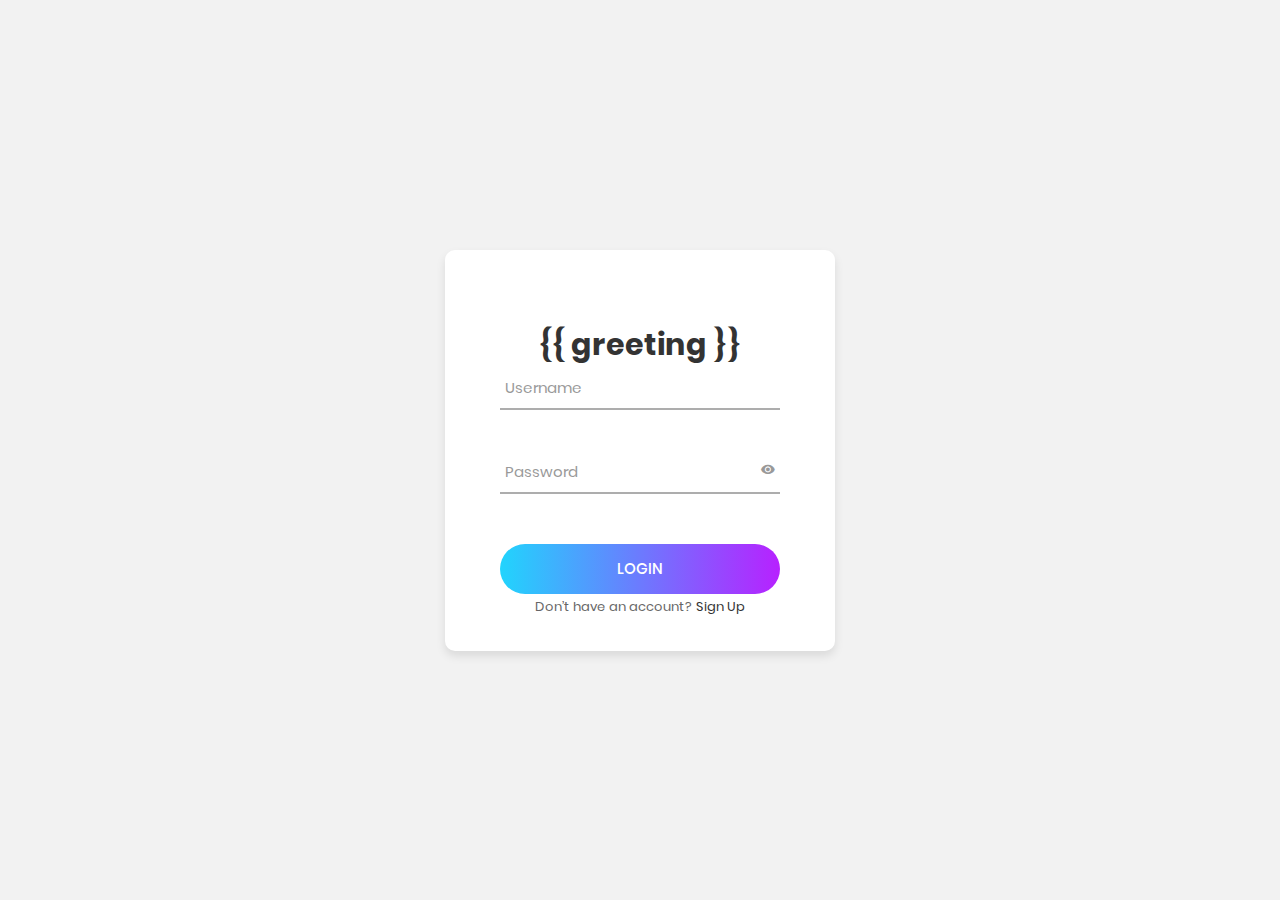
<file: templates/index.html>
<!DOCTYPE html>
<html lang="en">
<head>
	<title>Login</title>
	<meta charset="UTF-8">
	<meta name="viewport" content="width=device-width, initial-scale=1">	
	<link rel="icon" type="image/png" href="../static/images/icons/favicon.ico" />
	<link rel="stylesheet" type="text/css" href="../static/vendor/bootstrap/css/bootstrap.min.css">
	<link rel="stylesheet" type="text/css" href="../static/fonts/font-awesome-4.7.0/css/font-awesome.min.css">
	<link rel="stylesheet" type="text/css" href="../static/fonts/iconic/css/material-design-iconic-font.min.css">
	<link rel="stylesheet" type="text/css" href="../static/vendor/animate/animate.css">	
	<link rel="stylesheet" type="text/css" href="../static/vendor/css-hamburgers/hamburgers.min.css">
	<link rel="stylesheet" type="text/css" href="../static/vendor/animsition/css/animsition.min.css">
	<link rel="stylesheet" type="text/css" href="../static/vendor/select2/select2.min.css">	
	<link rel="stylesheet" type="text/css" href="../static/vendor/daterangepicker/daterangepicker.css">
	<link rel="stylesheet" type="text/css" href="">
	<link rel="stylesheet" type="text/css" href="../static/css/main.css">
</head>
<body>
	
	<div class="limiter">
		<div class="container-login100">
			<div class="wrap-login100">
				<form class="login100-form validate-form" action="/" method="POST">
					<span class="login100-form-title p-b-26">
						{{ greeting }}
					</span>

					<div class="wrap-input100 validate-input">
						<input class="input100" type="text" name="username">
						<span class="focus-input100" data-placeholder="Username"></span>
					</div>

					<div class="wrap-input100 validate-input" data-validate="Enter password">
						<span class="btn-show-pass">
							<i class="zmdi zmdi-eye"></i>
						</span>
						<input class="input100" type="password" name="pass">
						<span class="focus-input100" data-placeholder="Password"></span>
					</div>

					<div class="container-login100-form-btn">
						<div class="wrap-login100-form-btn">
							<div class="login100-form-bgbtn"></div>
							<button class="login100-form-btn">
								Login
							</button>
						</div>
					</div>

					<div class="text-center p-t-115">
						<span class="txt1">
							Don’t have an account?
						</span>

						<a class="txt2" href="./signup.html">
							Sign Up
						</a>
					</div>
				</form>
			</div>
		</div>
	</div>

	<div id="dropDownSelect1"></div>
	
	<script src="../static/vendor/jquery/jquery-3.2.1.min.js"></script>
	<script src="../static/vendor/animsition/js/animsition.min.js"></script>
	<script src="../static/vendor/bootstrap/js/popper.js"></script>
	<script src="../static/vendor/bootstrap/js/bootstrap.min.js"></script>
	<script src="../static/vendor/select2/select2.min.js"></script>
	<script src="../static/vendor/daterangepicker/moment.min.js"></script>
	<script src="../static/vendor/daterangepicker/daterangepicker.js"></script>
	<script src="../static/vendor/countdowntime/countdowntime.js"></script>
	<script src="../static/js/main.js"></script>

</body>
</html>
</file>
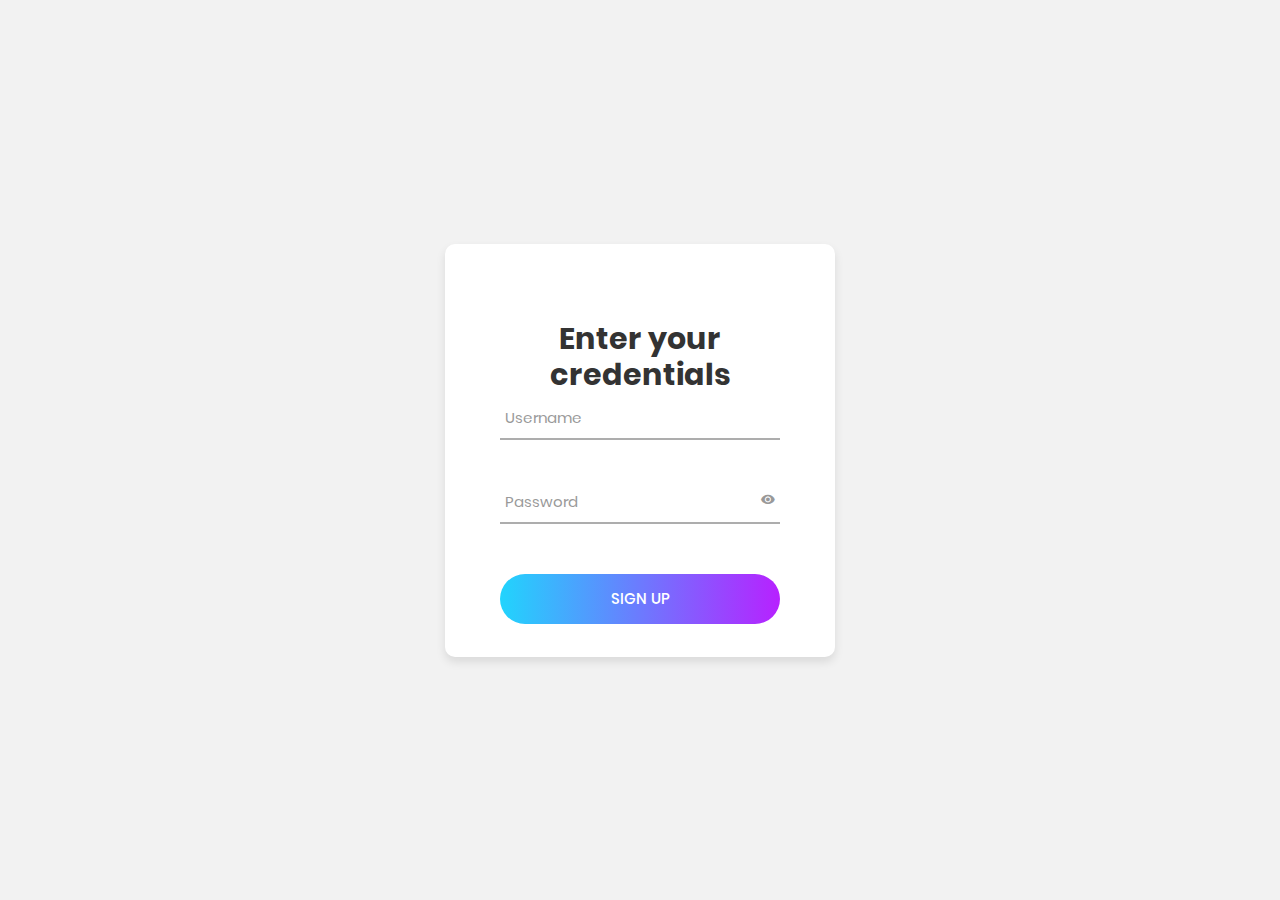
<file: templates/signup.html>
<!DOCTYPE html>
<html lang="en">
<head>
	<title>Sign Up</title>
	<meta charset="UTF-8">
	<meta name="viewport" content="width=device-width, initial-scale=1">	
	<link rel="icon" type="image/png" href="../static/images/icons/favicon.ico" />
	<link rel="stylesheet" type="text/css" href="../static/vendor/bootstrap/css/bootstrap.min.css">
	<link rel="stylesheet" type="text/css" href="../static/fonts/font-awesome-4.7.0/css/font-awesome.min.css">
	<link rel="stylesheet" type="text/css" href="../static/fonts/iconic/css/material-design-iconic-font.min.css">
	<link rel="stylesheet" type="text/css" href="../static/vendor/animate/animate.css">	
	<link rel="stylesheet" type="text/css" href="../static/vendor/css-hamburgers/hamburgers.min.css">
	<link rel="stylesheet" type="text/css" href="../static/vendor/animsition/css/animsition.min.css">
	<link rel="stylesheet" type="text/css" href="../static/vendor/select2/select2.min.css">	
	<link rel="stylesheet" type="text/css" href="../static/vendor/daterangepicker/daterangepicker.css">
	<link rel="stylesheet" type="text/css" href="">
	<link rel="stylesheet" type="text/css" href="../static/css/main.css">
</head>
<body>
	
	<div class="limiter">
		<div class="container-login100">
			<div class="wrap-login100">
				<form class="login100-form validate-form" action="/signup" method="POST">
					<span class="login100-form-title p-b-26">
						Enter your credentials
					</span>

					<div class="wrap-input100 validate-input">
						<input class="input100" type="text" name="username" required>
						<span class="focus-input100" data-placeholder="Username"></span>
					</div>

					<div class="wrap-input100 validate-input" data-validate="Enter password">
						<span class="btn-show-pass">
							<i class="zmdi zmdi-eye"></i>
						</span>
						<input class="input100" type="password" name="pass" required>
						<span class="focus-input100" data-placeholder="Password"></span>
					</div>

					<div class="container-login100-form-btn">
						<div class="wrap-login100-form-btn">
							<div class="login100-form-bgbtn"></div>
							<button class="login100-form-btn">
								Sign Up
							</button>
						</div>
					</div>

					<!-- <div class="text-center p-t-115">
						<span class="txt1">
							Don’t have an account?
						</span>

						<a class="txt2" href="#">
							Sign Up
						</a>
					</div> -->
				</form>
			</div>
		</div>
	</div>

	<div id="dropDownSelect1"></div>
	
	<script src="../static/vendor/jquery/jquery-3.2.1.min.js"></script>
	<script src="../static/vendor/animsition/js/animsition.min.js"></script>
	<script src="../static/vendor/bootstrap/js/popper.js"></script>
	<script src="../static/vendor/bootstrap/js/bootstrap.min.js"></script>
	<script src="../static/vendor/select2/select2.min.js"></script>
	<script src="../static/vendor/daterangepicker/moment.min.js"></script>
	<script src="../static/vendor/daterangepicker/daterangepicker.js"></script>
	<script src="../static/vendor/countdowntime/countdowntime.js"></script>
	<script src="../static/js/main.js"></script>

</body>
</html>
</file>
<file: static/vendor/daterangepicker/daterangepicker.css>
.daterangepicker {
  position: absolute;
  color: inherit;
  background-color: #fff;
  border-radius: 4px;
  width: 278px;
  padding: 4px;
  margin-top: 1px;
  top: 100px;
  left: 20px;
  /* Calendars */ }
  .daterangepicker:before, .daterangepicker:after {
    position: absolute;
    display: inline-block;
    border-bottom-color: rgba(0, 0, 0, 0.2);
    content: ''; }
  .daterangepicker:before {
    top: -7px;
    border-right: 7px solid transparent;
    border-left: 7px solid transparent;
    border-bottom: 7px solid #ccc; }
  .daterangepicker:after {
    top: -6px;
    border-right: 6px solid transparent;
    border-bottom: 6px solid #fff;
    border-left: 6px solid transparent; }
  .daterangepicker.opensleft:before {
    right: 9px; }
  .daterangepicker.opensleft:after {
    right: 10px; }
  .daterangepicker.openscenter:before {
    left: 0;
    right: 0;
    width: 0;
    margin-left: auto;
    margin-right: auto; }
  .daterangepicker.openscenter:after {
    left: 0;
    right: 0;
    width: 0;
    margin-left: auto;
    margin-right: auto; }
  .daterangepicker.opensright:before {
    left: 9px; }
  .daterangepicker.opensright:after {
    left: 10px; }
  .daterangepicker.dropup {
    margin-top: -5px; }
    .daterangepicker.dropup:before {
      top: initial;
      bottom: -7px;
      border-bottom: initial;
      border-top: 7px solid #ccc; }
    .daterangepicker.dropup:after {
      top: initial;
      bottom: -6px;
      border-bottom: initial;
      border-top: 6px solid #fff; }
  .daterangepicker.dropdown-menu {
    max-width: none;
    z-index: 3001; }
  .daterangepicker.single .ranges, .daterangepicker.single .calendar {
    float: none; }
  .daterangepicker.show-calendar .calendar {
    display: block; }
  .daterangepicker .calendar {
    display: none;
    max-width: 270px;
    margin: 4px; }
    .daterangepicker .calendar.single .calendar-table {
      border: none; }
    .daterangepicker .calendar th, .daterangepicker .calendar td {
      white-space: nowrap;
      text-align: center;
      min-width: 32px; }
  .daterangepicker .calendar-table {
    border: 1px solid #fff;
    padding: 4px;
    border-radius: 4px;
    background-color: #fff; }
  .daterangepicker table {
    width: 100%;
    margin: 0; }
  .daterangepicker td, .daterangepicker th {
    text-align: center;
    width: 20px;
    height: 20px;
    border-radius: 4px;
    border: 1px solid transparent;
    white-space: nowrap;
    cursor: pointer; }
    .daterangepicker td.available:hover, .daterangepicker th.available:hover {
      background-color: #eee;
      border-color: transparent;
      color: inherit; }
    .daterangepicker td.week, .daterangepicker th.week {
      font-size: 80%;
      color: #ccc; }
  .daterangepicker td.off, .daterangepicker td.off.in-range, .daterangepicker td.off.start-date, .daterangepicker td.off.end-date {
    background-color: #fff;
    border-color: transparent;
    color: #999; }
  .daterangepicker td.in-range {
    background-color: #ebf4f8;
    border-color: transparent;
    color: #000;
    border-radius: 0; }
  .daterangepicker td.start-date {
    border-radius: 4px 0 0 4px; }
  .daterangepicker td.end-date {
    border-radius: 0 4px 4px 0; }
  .daterangepicker td.start-date.end-date {
    border-radius: 4px; }
  .daterangepicker td.active, .daterangepicker td.active:hover {
    background-color: #357ebd;
    border-color: transparent;
    color: #fff; }
  .daterangepicker th.month {
    width: auto; }
  .daterangepicker td.disabled, .daterangepicker option.disabled {
    color: #999;
    cursor: not-allowed;
    text-decoration: line-through; }
  .daterangepicker select.monthselect, .daterangepicker select.yearselect {
    font-size: 12px;
    padding: 1px;
    height: auto;
    margin: 0;
    cursor: default; }
  .daterangepicker select.monthselect {
    margin-right: 2%;
    width: 56%; }
  .daterangepicker select.yearselect {
    width: 40%; }
  .daterangepicker select.hourselect, .daterangepicker select.minuteselect, .daterangepicker select.secondselect, .daterangepicker select.ampmselect {
    width: 50px;
    margin-bottom: 0; }
  .daterangepicker .input-mini {
    border: 1px solid #ccc;
    border-radius: 4px;
    color: #555;
    height: 30px;
    line-height: 30px;
    display: block;
    vertical-align: middle;
    margin: 0 0 5px 0;
    padding: 0 6px 0 28px;
    width: 100%; }
    .daterangepicker .input-mini.active {
      border: 1px solid #08c;
      border-radius: 4px; }
  .daterangepicker .daterangepicker_input {
    position: relative; }
    .daterangepicker .daterangepicker_input i {
      position: absolute;
      left: 8px;
      top: 8px; }
  .daterangepicker.rtl .input-mini {
    padding-right: 28px;
    padding-left: 6px; }
  .daterangepicker.rtl .daterangepicker_input i {
    left: auto;
    right: 8px; }
  .daterangepicker .calendar-time {
    text-align: center;
    margin: 5px auto;
    line-height: 30px;
    position: relative;
    padding-left: 28px; }
    .daterangepicker .calendar-time select.disabled {
      color: #ccc;
      cursor: not-allowed; }

.ranges {
  font-size: 11px;
  float: none;
  margin: 4px;
  text-align: left; }
  .ranges ul {
    list-style: none;
    margin: 0 auto;
    padding: 0;
    width: 100%; }
  .ranges li {
    font-size: 13px;
    background-color: #f5f5f5;
    border: 1px solid #f5f5f5;
    border-radius: 4px;
    color: #08c;
    padding: 3px 12px;
    margin-bottom: 8px;
    cursor: pointer; }
    .ranges li:hover {
      background-color: #08c;
      border: 1px solid #08c;
      color: #fff; }
    .ranges li.active {
      background-color: #08c;
      border: 1px solid #08c;
      color: #fff; }

/*  Larger Screen Styling */
@media (min-width: 564px) {
  .daterangepicker {
    width: auto; }
    .daterangepicker .ranges ul {
      width: 160px; }
    .daterangepicker.single .ranges ul {
      width: 100%; }
    .daterangepicker.single .calendar.left {
      clear: none; }
    .daterangepicker.single.ltr .ranges, .daterangepicker.single.ltr .calendar {
      float: left; }
    .daterangepicker.single.rtl .ranges, .daterangepicker.single.rtl .calendar {
      float: right; }
    .daterangepicker.ltr {
      direction: ltr;
      text-align: left; }
      .daterangepicker.ltr .calendar.left {
        clear: left;
        margin-right: 0; }
        .daterangepicker.ltr .calendar.left .calendar-table {
          border-right: none;
          border-top-right-radius: 0;
          border-bottom-right-radius: 0; }
      .daterangepicker.ltr .calendar.right {
        margin-left: 0; }
        .daterangepicker.ltr .calendar.right .calendar-table {
          border-left: none;
          border-top-left-radius: 0;
          border-bottom-left-radius: 0; }
      .daterangepicker.ltr .left .daterangepicker_input {
        padding-right: 12px; }
      .daterangepicker.ltr .calendar.left .calendar-table {
        padding-right: 12px; }
      .daterangepicker.ltr .ranges, .daterangepicker.ltr .calendar {
        float: left; }
    .daterangepicker.rtl {
      direction: rtl;
      text-align: right; }
      .daterangepicker.rtl .calendar.left {
        clear: right;
        margin-left: 0; }
        .daterangepicker.rtl .calendar.left .calendar-table {
          border-left: none;
          border-top-left-radius: 0;
          border-bottom-left-radius: 0; }
      .daterangepicker.rtl .calendar.right {
        margin-right: 0; }
        .daterangepicker.rtl .calendar.right .calendar-table {
          border-right: none;
          border-top-right-radius: 0;
          border-bottom-right-radius: 0; }
      .daterangepicker.rtl .left .daterangepicker_input {
        padding-left: 12px; }
      .daterangepicker.rtl .calendar.left .calendar-table {
        padding-left: 12px; }
      .daterangepicker.rtl .ranges, .daterangepicker.rtl .calendar {
        text-align: right;
        float: right; } }
@media (min-width: 730px) {
  .daterangepicker .ranges {
    width: auto; }
  .daterangepicker.ltr .ranges {
    float: left; }
  .daterangepicker.rtl .ranges {
    float: right; }
  .daterangepicker .calendar.left {
    clear: none !important; } }
</file>
<file: static/css/main.css>
/*//////////////////////////////////////////////////////////////////
[ FONT ]*/

@font-face {
  font-family: Poppins-Regular;
  src: url('../fonts/poppins/Poppins-Regular.ttf'); 
}

@font-face {
  font-family: Poppins-Medium;
  src: url('../fonts/poppins/Poppins-Medium.ttf'); 
}

@font-face {
  font-family: Poppins-Bold;
  src: url('../fonts/poppins/Poppins-Bold.ttf'); 
}

@font-face {
  font-family: Poppins-SemiBold;
  src: url('../fonts/poppins/Poppins-SemiBold.ttf'); 
}




/*//////////////////////////////////////////////////////////////////
[ RESTYLE TAG ]*/

* {
	margin: 0px; 
	padding: 0px; 
	box-sizing: border-box;
}

body, html {
	height: 100%;
	font-family: Poppins-Regular, sans-serif;
}

/*---------------------------------------------*/
a {
	font-family: Poppins-Regular;
	font-size: 14px;
	line-height: 1.7;
	color: #666666;
	margin: 0px;
	transition: all 0.4s;
	-webkit-transition: all 0.4s;
  -o-transition: all 0.4s;
  -moz-transition: all 0.4s;
}

a:focus {
	outline: none !important;
}

a:hover {
	text-decoration: none;
  color: #6a7dfe;
  color: -webkit-linear-gradient(left, #21d4fd, #b721ff);
  color: -o-linear-gradient(left, #21d4fd, #b721ff);
  color: -moz-linear-gradient(left, #21d4fd, #b721ff);
  color: linear-gradient(left, #21d4fd, #b721ff);
}

/*---------------------------------------------*/
h1,h2,h3,h4,h5,h6 {
	margin: 0px;
}

p {
	font-family: Poppins-Regular;
	font-size: 14px;
	line-height: 1.7;
	color: #666666;
	margin: 0px;
}

ul, li {
	margin: 0px;
	list-style-type: none;
}


/*---------------------------------------------*/
input {
	outline: none;
	border: none;
}

textarea {
  outline: none;
  border: none;
}

textarea:focus, input:focus {
  border-color: transparent !important;
}

input:focus::-webkit-input-placeholder { color:transparent; }
input:focus:-moz-placeholder { color:transparent; }
input:focus::-moz-placeholder { color:transparent; }
input:focus:-ms-input-placeholder { color:transparent; }

textarea:focus::-webkit-input-placeholder { color:transparent; }
textarea:focus:-moz-placeholder { color:transparent; }
textarea:focus::-moz-placeholder { color:transparent; }
textarea:focus:-ms-input-placeholder { color:transparent; }

input::-webkit-input-placeholder { color: #adadad;}
input:-moz-placeholder { color: #adadad;}
input::-moz-placeholder { color: #adadad;}
input:-ms-input-placeholder { color: #adadad;}

textarea::-webkit-input-placeholder { color: #adadad;}
textarea:-moz-placeholder { color: #adadad;}
textarea::-moz-placeholder { color: #adadad;}
textarea:-ms-input-placeholder { color: #adadad;}

/*---------------------------------------------*/
button {
	outline: none !important;
	border: none;
	background: transparent;
}

button:hover {
	cursor: pointer;
}

iframe {
	border: none !important;
}


/*//////////////////////////////////////////////////////////////////
[ Utility ]*/
.txt1 {
  font-family: Poppins-Regular;
  font-size: 13px;
  color: #666666;
  line-height: 1.5;
}

.txt2 {
  font-family: Poppins-Regular;
  font-size: 13px;
  color: #333333;
  line-height: 1.5;
}

/*//////////////////////////////////////////////////////////////////
[ login ]*/

.limiter {
  width: 100%;
  margin: 0 auto;
}

.container-login100 {
  width: 100%;  
  min-height: 100vh;
  display: -webkit-box;
  display: -webkit-flex;
  display: -moz-box;
  display: -ms-flexbox;
  display: flex;
  flex-wrap: wrap;
  justify-content: center;
  align-items: center;
  padding: 15px;
  background: #f2f2f2;  
}

.wrap-login100 {
  width: 390px;
  background: #fff;
  border-radius: 10px;
  overflow: hidden;
  padding: 77px 55px 33px 55px;

  box-shadow: 0 5px 10px 0px rgba(0, 0, 0, 0.1);
  -moz-box-shadow: 0 5px 10px 0px rgba(0, 0, 0, 0.1);
  -webkit-box-shadow: 0 5px 10px 0px rgba(0, 0, 0, 0.1);
  -o-box-shadow: 0 5px 10px 0px rgba(0, 0, 0, 0.1);
  -ms-box-shadow: 0 5px 10px 0px rgba(0, 0, 0, 0.1);
}


/*------------------------------------------------------------------
[ Form ]*/

.login100-form {
  width: 100%;
}

.login100-form-title {
  display: block;
  font-family: Poppins-Bold;
  font-size: 30px;
  color: #333333;
  line-height: 1.2;
  text-align: center;
}
.login100-form-title i {
  font-size: 60px;
}

/*------------------------------------------------------------------
[ Input ]*/

.wrap-input100 {
  width: 100%;
  position: relative;
  border-bottom: 2px solid #adadad;
  margin-bottom: 37px;
}

.input100 {
  font-family: Poppins-Regular;
  font-size: 15px;
  color: #555555;
  line-height: 1.2;

  display: block;
  width: 100%;
  height: 45px;
  background: transparent;
  padding: 0 5px;
}

/*---------------------------------------------*/ 
.focus-input100 {
  position: absolute;
  display: block;
  width: 100%;
  height: 100%;
  top: 0;
  left: 0;
  pointer-events: none;
}

.focus-input100::before {
  content: "";
  display: block;
  position: absolute;
  bottom: -2px;
  left: 0;
  width: 0;
  height: 2px;

  -webkit-transition: all 0.4s;
  -o-transition: all 0.4s;
  -moz-transition: all 0.4s;
  transition: all 0.4s;

  background: #6a7dfe;
  background: -webkit-linear-gradient(left, #21d4fd, #b721ff);
  background: -o-linear-gradient(left, #21d4fd, #b721ff);
  background: -moz-linear-gradient(left, #21d4fd, #b721ff);
  background: linear-gradient(left, #21d4fd, #b721ff);
}

.focus-input100::after {
  font-family: Poppins-Regular;
  font-size: 15px;
  color: #999999;
  line-height: 1.2;

  content: attr(data-placeholder);
  display: block;
  width: 100%;
  position: absolute;
  top: 16px;
  left: 0px;
  padding-left: 5px;

  -webkit-transition: all 0.4s;
  -o-transition: all 0.4s;
  -moz-transition: all 0.4s;
  transition: all 0.4s;
}

.input100:focus + .focus-input100::after {
  top: -15px;
}

.input100:focus + .focus-input100::before {
  width: 100%;
}

.has-val.input100 + .focus-input100::after {
  top: -15px;
}

.has-val.input100 + .focus-input100::before {
  width: 100%;
}

/*---------------------------------------------*/
.btn-show-pass {
  font-size: 15px;
  color: #999999;

  display: -webkit-box;
  display: -webkit-flex;
  display: -moz-box;
  display: -ms-flexbox;
  display: flex;
  align-items: center;
  position: absolute;
  height: 100%;
  top: 0;
  right: 0;
  padding-right: 5px;
  cursor: pointer;
  -webkit-transition: all 0.4s;
  -o-transition: all 0.4s;
  -moz-transition: all 0.4s;
  transition: all 0.4s;
}

.btn-show-pass:hover {
  color: #6a7dfe;
  color: -webkit-linear-gradient(left, #21d4fd, #b721ff);
  color: -o-linear-gradient(left, #21d4fd, #b721ff);
  color: -moz-linear-gradient(left, #21d4fd, #b721ff);
  color: linear-gradient(left, #21d4fd, #b721ff);
}

.btn-show-pass.active {
  color: #6a7dfe;
  color: -webkit-linear-gradient(left, #21d4fd, #b721ff);
  color: -o-linear-gradient(left, #21d4fd, #b721ff);
  color: -moz-linear-gradient(left, #21d4fd, #b721ff);
  color: linear-gradient(left, #21d4fd, #b721ff);
}



/*------------------------------------------------------------------
[ Button ]*/
.container-login100-form-btn {
  display: -webkit-box;
  display: -webkit-flex;
  display: -moz-box;
  display: -ms-flexbox;
  display: flex;
  flex-wrap: wrap;
  justify-content: center;
  padding-top: 13px;
}

.wrap-login100-form-btn {
  width: 100%;
  display: block;
  position: relative;
  z-index: 1;
  border-radius: 25px;
  overflow: hidden;
  margin: 0 auto;
}

.login100-form-bgbtn {
  position: absolute;
  z-index: -1;
  width: 300%;
  height: 100%;
  background: #a64bf4;
  background: -webkit-linear-gradient(right, #21d4fd, #b721ff, #21d4fd, #b721ff);
  background: -o-linear-gradient(right, #21d4fd, #b721ff, #21d4fd, #b721ff);
  background: -moz-linear-gradient(right, #21d4fd, #b721ff, #21d4fd, #b721ff);
  background: linear-gradient(right, #21d4fd, #b721ff, #21d4fd, #b721ff);
  top: 0;
  left: -100%;

  -webkit-transition: all 0.4s;
  -o-transition: all 0.4s;
  -moz-transition: all 0.4s;
  transition: all 0.4s;
}

.login100-form-btn {
  font-family: Poppins-Medium;
  font-size: 15px;
  color: #fff;
  line-height: 1.2;
  text-transform: uppercase;

  display: -webkit-box;
  display: -webkit-flex;
  display: -moz-box;
  display: -ms-flexbox;
  display: flex;
  justify-content: center;
  align-items: center;
  padding: 0 20px;
  width: 100%;
  height: 50px;
}

.wrap-login100-form-btn:hover .login100-form-bgbtn {
  left: 0;
}


/*------------------------------------------------------------------
[ Responsive ]*/

@media (max-width: 576px) {
  .wrap-login100 {
    padding: 77px 15px 33px 15px;
  }
}



/*------------------------------------------------------------------
[ Alert validate ]*/

.validate-input {
  position: relative;
}

.alert-validate::before {
  content: attr(data-validate);
  position: absolute;
  max-width: 70%;
  background-color: #fff;
  border: 1px solid #c80000;
  border-radius: 2px;
  padding: 4px 25px 4px 10px;
  top: 50%;
  -webkit-transform: translateY(-50%);
  -moz-transform: translateY(-50%);
  -ms-transform: translateY(-50%);
  -o-transform: translateY(-50%);
  transform: translateY(-50%);
  right: 0px;
  pointer-events: none;

  font-family: Poppins-Regular;
  color: #c80000;
  font-size: 13px;
  line-height: 1.4;
  text-align: left;

  visibility: hidden;
  opacity: 0;

  -webkit-transition: opacity 0.4s;
  -o-transition: opacity 0.4s;
  -moz-transition: opacity 0.4s;
  transition: opacity 0.4s;
}

.alert-validate::after {
  content: "\f06a";
  font-family: FontAwesome;
  font-size: 16px;
  color: #c80000;

  display: block;
  position: absolute;
  background-color: #fff;
  top: 50%;
  -webkit-transform: translateY(-50%);
  -moz-transform: translateY(-50%);
  -ms-transform: translateY(-50%);
  -o-transform: translateY(-50%);
  transform: translateY(-50%);
  right: 5px;
}

.alert-validate:hover:before {
  visibility: visible;
  opacity: 1;
}

@media (max-width: 992px) {
  .alert-validate::before {
    visibility: visible;
    opacity: 1;
  }
}
</file>
<file: static/fonts/iconic/css/material-design-iconic-font.min.css>
@font-face{font-family:Material-Design-Iconic-Font;src:url(../fonts/Material-Design-Iconic-Font.woff2?v=2.2.0) format('woff2'),url(../fonts/Material-Design-Iconic-Font.woff?v=2.2.0) format('woff'),url(../fonts/Material-Design-Iconic-Font.ttf?v=2.2.0) format('truetype')}.zmdi{display:inline-block;font:normal normal normal 14px/1 'Material-Design-Iconic-Font';font-size:inherit;text-rendering:auto;-webkit-font-smoothing:antialiased;-moz-osx-font-smoothing:grayscale}.zmdi-hc-lg{font-size:1.33333333em;line-height:.75em;vertical-align:-15%}.zmdi-hc-2x{font-size:2em}.zmdi-hc-3x{font-size:3em}.zmdi-hc-4x{font-size:4em}.zmdi-hc-5x{font-size:5em}.zmdi-hc-fw{width:1.28571429em;text-align:center}.zmdi-hc-ul{padding-left:0;margin-left:2.14285714em;list-style-type:none}.zmdi-hc-ul>li{position:relative}.zmdi-hc-li{position:absolute;left:-2.14285714em;width:2.14285714em;top:.14285714em;text-align:center}.zmdi-hc-li.zmdi-hc-lg{left:-1.85714286em}.zmdi-hc-border{padding:.1em .25em;border:solid .1em #9e9e9e;border-radius:2px}.zmdi-hc-border-circle{padding:.1em .25em;border:solid .1em #9e9e9e;border-radius:50%}.zmdi.pull-left{float:left;margin-right:.15em}.zmdi.pull-right{float:right;margin-left:.15em}.zmdi-hc-spin{-webkit-animation:zmdi-spin 1.5s infinite linear;animation:zmdi-spin 1.5s infinite linear}.zmdi-hc-spin-reverse{-webkit-animation:zmdi-spin-reverse 1.5s infinite linear;animation:zmdi-spin-reverse 1.5s infinite linear}@-webkit-keyframes zmdi-spin{0%{-webkit-transform:rotate(0deg);transform:rotate(0deg)}100%{-webkit-transform:rotate(359deg);transform:rotate(359deg)}}@keyframes zmdi-spin{0%{-webkit-transform:rotate(0deg);transform:rotate(0deg)}100%{-webkit-transform:rotate(359deg);transform:rotate(359deg)}}@-webkit-keyframes zmdi-spin-reverse{0%{-webkit-transform:rotate(0deg);transform:rotate(0deg)}100%{-webkit-transform:rotate(-359deg);transform:rotate(-359deg)}}@keyframes zmdi-spin-reverse{0%{-webkit-transform:rotate(0deg);transform:rotate(0deg)}100%{-webkit-transform:rotate(-359deg);transform:rotate(-359deg)}}.zmdi-hc-rotate-90{-webkit-transform:rotate(90deg);-ms-transform:rotate(90deg);transform:rotate(90deg)}.zmdi-hc-rotate-180{-webkit-transform:rotate(180deg);-ms-transform:rotate(180deg);transform:rotate(180deg)}.zmdi-hc-rotate-270{-webkit-transform:rotate(270deg);-ms-transform:rotate(270deg);transform:rotate(270deg)}.zmdi-hc-flip-horizontal{-webkit-transform:scale(-1,1);-ms-transform:scale(-1,1);transform:scale(-1,1)}.zmdi-hc-flip-vertical{-webkit-transform:scale(1,-1);-ms-transform:scale(1,-1);transform:scale(1,-1)}.zmdi-hc-stack{position:relative;display:inline-block;width:2em;height:2em;line-height:2em;vertical-align:middle}.zmdi-hc-stack-1x,.zmdi-hc-stack-2x{position:absolute;left:0;width:100%;text-align:center}.zmdi-hc-stack-1x{line-height:inherit}.zmdi-hc-stack-2x{font-size:2em}.zmdi-hc-inverse{color:#fff}.zmdi-3d-rotation:before{content:'\f101'}.zmdi-airplane-off:before{content:'\f102'}.zmdi-airplane:before{content:'\f103'}.zmdi-album:before{content:'\f104'}.zmdi-archive:before{content:'\f105'}.zmdi-assignment-account:before{content:'\f106'}.zmdi-assignment-alert:before{content:'\f107'}.zmdi-assignment-check:before{content:'\f108'}.zmdi-assignment-o:before{content:'\f109'}.zmdi-assignment-return:before{content:'\f10a'}.zmdi-assignment-returned:before{content:'\f10b'}.zmdi-assignment:before{content:'\f10c'}.zmdi-attachment-alt:before{content:'\f10d'}.zmdi-attachment:before{content:'\f10e'}.zmdi-audio:before{content:'\f10f'}.zmdi-badge-check:before{content:'\f110'}.zmdi-balance-wallet:before{content:'\f111'}.zmdi-balance:before{content:'\f112'}.zmdi-battery-alert:before{content:'\f113'}.zmdi-battery-flash:before{content:'\f114'}.zmdi-battery-unknown:before{content:'\f115'}.zmdi-battery:before{content:'\f116'}.zmdi-bike:before{content:'\f117'}.zmdi-block-alt:before{content:'\f118'}.zmdi-block:before{content:'\f119'}.zmdi-boat:before{content:'\f11a'}.zmdi-book-image:before{content:'\f11b'}.zmdi-book:before{content:'\f11c'}.zmdi-bookmark-outline:before{content:'\f11d'}.zmdi-bookmark:before{content:'\f11e'}.zmdi-brush:before{content:'\f11f'}.zmdi-bug:before{content:'\f120'}.zmdi-bus:before{content:'\f121'}.zmdi-cake:before{content:'\f122'}.zmdi-car-taxi:before{content:'\f123'}.zmdi-car-wash:before{content:'\f124'}.zmdi-car:before{content:'\f125'}.zmdi-card-giftcard:before{content:'\f126'}.zmdi-card-membership:before{content:'\f127'}.zmdi-card-travel:before{content:'\f128'}.zmdi-card:before{content:'\f129'}.zmdi-case-check:before{content:'\f12a'}.zmdi-case-download:before{content:'\f12b'}.zmdi-case-play:before{content:'\f12c'}.zmdi-case:before{content:'\f12d'}.zmdi-cast-connected:before{content:'\f12e'}.zmdi-cast:before{content:'\f12f'}.zmdi-chart-donut:before{content:'\f130'}.zmdi-chart:before{content:'\f131'}.zmdi-city-alt:before{content:'\f132'}.zmdi-city:before{content:'\f133'}.zmdi-close-circle-o:before{content:'\f134'}.zmdi-close-circle:before{content:'\f135'}.zmdi-close:before{content:'\f136'}.zmdi-cocktail:before{content:'\f137'}.zmdi-code-setting:before{content:'\f138'}.zmdi-code-smartphone:before{content:'\f139'}.zmdi-code:before{content:'\f13a'}.zmdi-coffee:before{content:'\f13b'}.zmdi-collection-bookmark:before{content:'\f13c'}.zmdi-collection-case-play:before{content:'\f13d'}.zmdi-collection-folder-image:before{content:'\f13e'}.zmdi-collection-image-o:before{content:'\f13f'}.zmdi-collection-image:before{content:'\f140'}.zmdi-collection-item-1:before{content:'\f141'}.zmdi-collection-item-2:before{content:'\f142'}.zmdi-collection-item-3:before{content:'\f143'}.zmdi-collection-item-4:before{content:'\f144'}.zmdi-collection-item-5:before{content:'\f145'}.zmdi-collection-item-6:before{content:'\f146'}.zmdi-collection-item-7:before{content:'\f147'}.zmdi-collection-item-8:before{content:'\f148'}.zmdi-collection-item-9-plus:before{content:'\f149'}.zmdi-collection-item-9:before{content:'\f14a'}.zmdi-collection-item:before{content:'\f14b'}.zmdi-collection-music:before{content:'\f14c'}.zmdi-collection-pdf:before{content:'\f14d'}.zmdi-collection-plus:before{content:'\f14e'}.zmdi-collection-speaker:before{content:'\f14f'}.zmdi-collection-text:before{content:'\f150'}.zmdi-collection-video:before{content:'\f151'}.zmdi-compass:before{content:'\f152'}.zmdi-cutlery:before{content:'\f153'}.zmdi-delete:before{content:'\f154'}.zmdi-dialpad:before{content:'\f155'}.zmdi-dns:before{content:'\f156'}.zmdi-drink:before{content:'\f157'}.zmdi-edit:before{content:'\f158'}.zmdi-email-open:before{content:'\f159'}.zmdi-email:before{content:'\f15a'}.zmdi-eye-off:before{content:'\f15b'}.zmdi-eye:before{content:'\f15c'}.zmdi-eyedropper:before{content:'\f15d'}.zmdi-favorite-outline:before{content:'\f15e'}.zmdi-favorite:before{content:'\f15f'}.zmdi-filter-list:before{content:'\f160'}.zmdi-fire:before{content:'\f161'}.zmdi-flag:before{content:'\f162'}.zmdi-flare:before{content:'\f163'}.zmdi-flash-auto:before{content:'\f164'}.zmdi-flash-off:before{content:'\f165'}.zmdi-flash:before{content:'\f166'}.zmdi-flip:before{content:'\f167'}.zmdi-flower-alt:before{content:'\f168'}.zmdi-flower:before{content:'\f169'}.zmdi-font:before{content:'\f16a'}.zmdi-fullscreen-alt:before{content:'\f16b'}.zmdi-fullscreen-exit:before{content:'\f16c'}.zmdi-fullscreen:before{content:'\f16d'}.zmdi-functions:before{content:'\f16e'}.zmdi-gas-station:before{content:'\f16f'}.zmdi-gesture:before{content:'\f170'}.zmdi-globe-alt:before{content:'\f171'}.zmdi-globe-lock:before{content:'\f172'}.zmdi-globe:before{content:'\f173'}.zmdi-graduation-cap:before{content:'\f174'}.zmdi-home:before{content:'\f175'}.zmdi-hospital-alt:before{content:'\f176'}.zmdi-hospital:before{content:'\f177'}.zmdi-hotel:before{content:'\f178'}.zmdi-hourglass-alt:before{content:'\f179'}.zmdi-hourglass-outline:before{content:'\f17a'}.zmdi-hourglass:before{content:'\f17b'}.zmdi-http:before{content:'\f17c'}.zmdi-image-alt:before{content:'\f17d'}.zmdi-image-o:before{content:'\f17e'}.zmdi-image:before{content:'\f17f'}.zmdi-inbox:before{content:'\f180'}.zmdi-invert-colors-off:before{content:'\f181'}.zmdi-invert-colors:before{content:'\f182'}.zmdi-key:before{content:'\f183'}.zmdi-label-alt-outline:before{content:'\f184'}.zmdi-label-alt:before{content:'\f185'}.zmdi-label-heart:before{content:'\f186'}.zmdi-label:before{content:'\f187'}.zmdi-labels:before{content:'\f188'}.zmdi-lamp:before{content:'\f189'}.zmdi-landscape:before{content:'\f18a'}.zmdi-layers-off:before{content:'\f18b'}.zmdi-layers:before{content:'\f18c'}.zmdi-library:before{content:'\f18d'}.zmdi-link:before{content:'\f18e'}.zmdi-lock-open:before{content:'\f18f'}.zmdi-lock-outline:before{content:'\f190'}.zmdi-lock:before{content:'\f191'}.zmdi-mail-reply-all:before{content:'\f192'}.zmdi-mail-reply:before{content:'\f193'}.zmdi-mail-send:before{content:'\f194'}.zmdi-mall:before{content:'\f195'}.zmdi-map:before{content:'\f196'}.zmdi-menu:before{content:'\f197'}.zmdi-money-box:before{content:'\f198'}.zmdi-money-off:before{content:'\f199'}.zmdi-money:before{content:'\f19a'}.zmdi-more-vert:before{content:'\f19b'}.zmdi-more:before{content:'\f19c'}.zmdi-movie-alt:before{content:'\f19d'}.zmdi-movie:before{content:'\f19e'}.zmdi-nature-people:before{content:'\f19f'}.zmdi-nature:before{content:'\f1a0'}.zmdi-navigation:before{content:'\f1a1'}.zmdi-open-in-browser:before{content:'\f1a2'}.zmdi-open-in-new:before{content:'\f1a3'}.zmdi-palette:before{content:'\f1a4'}.zmdi-parking:before{content:'\f1a5'}.zmdi-pin-account:before{content:'\f1a6'}.zmdi-pin-assistant:before{content:'\f1a7'}.zmdi-pin-drop:before{content:'\f1a8'}.zmdi-pin-help:before{content:'\f1a9'}.zmdi-pin-off:before{content:'\f1aa'}.zmdi-pin:before{content:'\f1ab'}.zmdi-pizza:before{content:'\f1ac'}.zmdi-plaster:before{content:'\f1ad'}.zmdi-power-setting:before{content:'\f1ae'}.zmdi-power:before{content:'\f1af'}.zmdi-print:before{content:'\f1b0'}.zmdi-puzzle-piece:before{content:'\f1b1'}.zmdi-quote:before{content:'\f1b2'}.zmdi-railway:before{content:'\f1b3'}.zmdi-receipt:before{content:'\f1b4'}.zmdi-refresh-alt:before{content:'\f1b5'}.zmdi-refresh-sync-alert:before{content:'\f1b6'}.zmdi-refresh-sync-off:before{content:'\f1b7'}.zmdi-refresh-sync:before{content:'\f1b8'}.zmdi-refresh:before{content:'\f1b9'}.zmdi-roller:before{content:'\f1ba'}.zmdi-ruler:before{content:'\f1bb'}.zmdi-scissors:before{content:'\f1bc'}.zmdi-screen-rotation-lock:before{content:'\f1bd'}.zmdi-screen-rotation:before{content:'\f1be'}.zmdi-search-for:before{content:'\f1bf'}.zmdi-search-in-file:before{content:'\f1c0'}.zmdi-search-in-page:before{content:'\f1c1'}.zmdi-search-replace:before{content:'\f1c2'}.zmdi-search:before{content:'\f1c3'}.zmdi-seat:before{content:'\f1c4'}.zmdi-settings-square:before{content:'\f1c5'}.zmdi-settings:before{content:'\f1c6'}.zmdi-shield-check:before{content:'\f1c7'}.zmdi-shield-security:before{content:'\f1c8'}.zmdi-shopping-basket:before{content:'\f1c9'}.zmdi-shopping-cart-plus:before{content:'\f1ca'}.zmdi-shopping-cart:before{content:'\f1cb'}.zmdi-sign-in:before{content:'\f1cc'}.zmdi-sort-amount-asc:before{content:'\f1cd'}.zmdi-sort-amount-desc:before{content:'\f1ce'}.zmdi-sort-asc:before{content:'\f1cf'}.zmdi-sort-desc:before{content:'\f1d0'}.zmdi-spellcheck:before{content:'\f1d1'}.zmdi-storage:before{content:'\f1d2'}.zmdi-store-24:before{content:'\f1d3'}.zmdi-store:before{content:'\f1d4'}.zmdi-subway:before{content:'\f1d5'}.zmdi-sun:before{content:'\f1d6'}.zmdi-tab-unselected:before{content:'\f1d7'}.zmdi-tab:before{content:'\f1d8'}.zmdi-tag-close:before{content:'\f1d9'}.zmdi-tag-more:before{content:'\f1da'}.zmdi-tag:before{content:'\f1db'}.zmdi-thumb-down:before{content:'\f1dc'}.zmdi-thumb-up-down:before{content:'\f1dd'}.zmdi-thumb-up:before{content:'\f1de'}.zmdi-ticket-star:before{content:'\f1df'}.zmdi-toll:before{content:'\f1e0'}.zmdi-toys:before{content:'\f1e1'}.zmdi-traffic:before{content:'\f1e2'}.zmdi-translate:before{content:'\f1e3'}.zmdi-triangle-down:before{content:'\f1e4'}.zmdi-triangle-up:before{content:'\f1e5'}.zmdi-truck:before{content:'\f1e6'}.zmdi-turning-sign:before{content:'\f1e7'}.zmdi-wallpaper:before{content:'\f1e8'}.zmdi-washing-machine:before{content:'\f1e9'}.zmdi-window-maximize:before{content:'\f1ea'}.zmdi-window-minimize:before{content:'\f1eb'}.zmdi-window-restore:before{content:'\f1ec'}.zmdi-wrench:before{content:'\f1ed'}.zmdi-zoom-in:before{content:'\f1ee'}.zmdi-zoom-out:before{content:'\f1ef'}.zmdi-alert-circle-o:before{content:'\f1f0'}.zmdi-alert-circle:before{content:'\f1f1'}.zmdi-alert-octagon:before{content:'\f1f2'}.zmdi-alert-polygon:before{content:'\f1f3'}.zmdi-alert-triangle:before{content:'\f1f4'}.zmdi-help-outline:before{content:'\f1f5'}.zmdi-help:before{content:'\f1f6'}.zmdi-info-outline:before{content:'\f1f7'}.zmdi-info:before{content:'\f1f8'}.zmdi-notifications-active:before{content:'\f1f9'}.zmdi-notifications-add:before{content:'\f1fa'}.zmdi-notifications-none:before{content:'\f1fb'}.zmdi-notifications-off:before{content:'\f1fc'}.zmdi-notifications-paused:before{content:'\f1fd'}.zmdi-notifications:before{content:'\f1fe'}.zmdi-account-add:before{content:'\f1ff'}.zmdi-account-box-mail:before{content:'\f200'}.zmdi-account-box-o:before{content:'\f201'}.zmdi-account-box-phone:before{content:'\f202'}.zmdi-account-box:before{content:'\f203'}.zmdi-account-calendar:before{content:'\f204'}.zmdi-account-circle:before{content:'\f205'}.zmdi-account-o:before{content:'\f206'}.zmdi-account:before{content:'\f207'}.zmdi-accounts-add:before{content:'\f208'}.zmdi-accounts-alt:before{content:'\f209'}.zmdi-accounts-list-alt:before{content:'\f20a'}.zmdi-accounts-list:before{content:'\f20b'}.zmdi-accounts-outline:before{content:'\f20c'}.zmdi-accounts:before{content:'\f20d'}.zmdi-face:before{content:'\f20e'}.zmdi-female:before{content:'\f20f'}.zmdi-male-alt:before{content:'\f210'}.zmdi-male-female:before{content:'\f211'}.zmdi-male:before{content:'\f212'}.zmdi-mood-bad:before{content:'\f213'}.zmdi-mood:before{content:'\f214'}.zmdi-run:before{content:'\f215'}.zmdi-walk:before{content:'\f216'}.zmdi-cloud-box:before{content:'\f217'}.zmdi-cloud-circle:before{content:'\f218'}.zmdi-cloud-done:before{content:'\f219'}.zmdi-cloud-download:before{content:'\f21a'}.zmdi-cloud-off:before{content:'\f21b'}.zmdi-cloud-outline-alt:before{content:'\f21c'}.zmdi-cloud-outline:before{content:'\f21d'}.zmdi-cloud-upload:before{content:'\f21e'}.zmdi-cloud:before{content:'\f21f'}.zmdi-download:before{content:'\f220'}.zmdi-file-plus:before{content:'\f221'}.zmdi-file-text:before{content:'\f222'}.zmdi-file:before{content:'\f223'}.zmdi-folder-outline:before{content:'\f224'}.zmdi-folder-person:before{content:'\f225'}.zmdi-folder-star-alt:before{content:'\f226'}.zmdi-folder-star:before{content:'\f227'}.zmdi-folder:before{content:'\f228'}.zmdi-gif:before{content:'\f229'}.zmdi-upload:before{content:'\f22a'}.zmdi-border-all:before{content:'\f22b'}.zmdi-border-bottom:before{content:'\f22c'}.zmdi-border-clear:before{content:'\f22d'}.zmdi-border-color:before{content:'\f22e'}.zmdi-border-horizontal:before{content:'\f22f'}.zmdi-border-inner:before{content:'\f230'}.zmdi-border-left:before{content:'\f231'}.zmdi-border-outer:before{content:'\f232'}.zmdi-border-right:before{content:'\f233'}.zmdi-border-style:before{content:'\f234'}.zmdi-border-top:before{content:'\f235'}.zmdi-border-vertical:before{content:'\f236'}.zmdi-copy:before{content:'\f237'}.zmdi-crop:before{content:'\f238'}.zmdi-format-align-center:before{content:'\f239'}.zmdi-format-align-justify:before{content:'\f23a'}.zmdi-format-align-left:before{content:'\f23b'}.zmdi-format-align-right:before{content:'\f23c'}.zmdi-format-bold:before{content:'\f23d'}.zmdi-format-clear-all:before{content:'\f23e'}.zmdi-format-clear:before{content:'\f23f'}.zmdi-format-color-fill:before{content:'\f240'}.zmdi-format-color-reset:before{content:'\f241'}.zmdi-format-color-text:before{content:'\f242'}.zmdi-format-indent-decrease:before{content:'\f243'}.zmdi-format-indent-increase:before{content:'\f244'}.zmdi-format-italic:before{content:'\f245'}.zmdi-format-line-spacing:before{content:'\f246'}.zmdi-format-list-bulleted:before{content:'\f247'}.zmdi-format-list-numbered:before{content:'\f248'}.zmdi-format-ltr:before{content:'\f249'}.zmdi-format-rtl:before{content:'\f24a'}.zmdi-format-size:before{content:'\f24b'}.zmdi-format-strikethrough-s:before{content:'\f24c'}.zmdi-format-strikethrough:before{content:'\f24d'}.zmdi-format-subject:before{content:'\f24e'}.zmdi-format-underlined:before{content:'\f24f'}.zmdi-format-valign-bottom:before{content:'\f250'}.zmdi-format-valign-center:before{content:'\f251'}.zmdi-format-valign-top:before{content:'\f252'}.zmdi-redo:before{content:'\f253'}.zmdi-select-all:before{content:'\f254'}.zmdi-space-bar:before{content:'\f255'}.zmdi-text-format:before{content:'\f256'}.zmdi-transform:before{content:'\f257'}.zmdi-undo:before{content:'\f258'}.zmdi-wrap-text:before{content:'\f259'}.zmdi-comment-alert:before{content:'\f25a'}.zmdi-comment-alt-text:before{content:'\f25b'}.zmdi-comment-alt:before{content:'\f25c'}.zmdi-comment-edit:before{content:'\f25d'}.zmdi-comment-image:before{content:'\f25e'}.zmdi-comment-list:before{content:'\f25f'}.zmdi-comment-more:before{content:'\f260'}.zmdi-comment-outline:before{content:'\f261'}.zmdi-comment-text-alt:before{content:'\f262'}.zmdi-comment-text:before{content:'\f263'}.zmdi-comment-video:before{content:'\f264'}.zmdi-comment:before{content:'\f265'}.zmdi-comments:before{content:'\f266'}.zmdi-check-all:before{content:'\f267'}.zmdi-check-circle-u:before{content:'\f268'}.zmdi-check-circle:before{content:'\f269'}.zmdi-check-square:before{content:'\f26a'}.zmdi-check:before{content:'\f26b'}.zmdi-circle-o:before{content:'\f26c'}.zmdi-circle:before{content:'\f26d'}.zmdi-dot-circle-alt:before{content:'\f26e'}.zmdi-dot-circle:before{content:'\f26f'}.zmdi-minus-circle-outline:before{content:'\f270'}.zmdi-minus-circle:before{content:'\f271'}.zmdi-minus-square:before{content:'\f272'}.zmdi-minus:before{content:'\f273'}.zmdi-plus-circle-o-duplicate:before{content:'\f274'}.zmdi-plus-circle-o:before{content:'\f275'}.zmdi-plus-circle:before{content:'\f276'}.zmdi-plus-square:before{content:'\f277'}.zmdi-plus:before{content:'\f278'}.zmdi-square-o:before{content:'\f279'}.zmdi-star-circle:before{content:'\f27a'}.zmdi-star-half:before{content:'\f27b'}.zmdi-star-outline:before{content:'\f27c'}.zmdi-star:before{content:'\f27d'}.zmdi-bluetooth-connected:before{content:'\f27e'}.zmdi-bluetooth-off:before{content:'\f27f'}.zmdi-bluetooth-search:before{content:'\f280'}.zmdi-bluetooth-setting:before{content:'\f281'}.zmdi-bluetooth:before{content:'\f282'}.zmdi-camera-add:before{content:'\f283'}.zmdi-camera-alt:before{content:'\f284'}.zmdi-camera-bw:before{content:'\f285'}.zmdi-camera-front:before{content:'\f286'}.zmdi-camera-mic:before{content:'\f287'}.zmdi-camera-party-mode:before{content:'\f288'}.zmdi-camera-rear:before{content:'\f289'}.zmdi-camera-roll:before{content:'\f28a'}.zmdi-camera-switch:before{content:'\f28b'}.zmdi-camera:before{content:'\f28c'}.zmdi-card-alert:before{content:'\f28d'}.zmdi-card-off:before{content:'\f28e'}.zmdi-card-sd:before{content:'\f28f'}.zmdi-card-sim:before{content:'\f290'}.zmdi-desktop-mac:before{content:'\f291'}.zmdi-desktop-windows:before{content:'\f292'}.zmdi-device-hub:before{content:'\f293'}.zmdi-devices-off:before{content:'\f294'}.zmdi-devices:before{content:'\f295'}.zmdi-dock:before{content:'\f296'}.zmdi-floppy:before{content:'\f297'}.zmdi-gamepad:before{content:'\f298'}.zmdi-gps-dot:before{content:'\f299'}.zmdi-gps-off:before{content:'\f29a'}.zmdi-gps:before{content:'\f29b'}.zmdi-headset-mic:before{content:'\f29c'}.zmdi-headset:before{content:'\f29d'}.zmdi-input-antenna:before{content:'\f29e'}.zmdi-input-composite:before{content:'\f29f'}.zmdi-input-hdmi:before{content:'\f2a0'}.zmdi-input-power:before{content:'\f2a1'}.zmdi-input-svideo:before{content:'\f2a2'}.zmdi-keyboard-hide:before{content:'\f2a3'}.zmdi-keyboard:before{content:'\f2a4'}.zmdi-laptop-chromebook:before{content:'\f2a5'}.zmdi-laptop-mac:before{content:'\f2a6'}.zmdi-laptop:before{content:'\f2a7'}.zmdi-mic-off:before{content:'\f2a8'}.zmdi-mic-outline:before{content:'\f2a9'}.zmdi-mic-setting:before{content:'\f2aa'}.zmdi-mic:before{content:'\f2ab'}.zmdi-mouse:before{content:'\f2ac'}.zmdi-network-alert:before{content:'\f2ad'}.zmdi-network-locked:before{content:'\f2ae'}.zmdi-network-off:before{content:'\f2af'}.zmdi-network-outline:before{content:'\f2b0'}.zmdi-network-setting:before{content:'\f2b1'}.zmdi-network:before{content:'\f2b2'}.zmdi-phone-bluetooth:before{content:'\f2b3'}.zmdi-phone-end:before{content:'\f2b4'}.zmdi-phone-forwarded:before{content:'\f2b5'}.zmdi-phone-in-talk:before{content:'\f2b6'}.zmdi-phone-locked:before{content:'\f2b7'}.zmdi-phone-missed:before{content:'\f2b8'}.zmdi-phone-msg:before{content:'\f2b9'}.zmdi-phone-paused:before{content:'\f2ba'}.zmdi-phone-ring:before{content:'\f2bb'}.zmdi-phone-setting:before{content:'\f2bc'}.zmdi-phone-sip:before{content:'\f2bd'}.zmdi-phone:before{content:'\f2be'}.zmdi-portable-wifi-changes:before{content:'\f2bf'}.zmdi-portable-wifi-off:before{content:'\f2c0'}.zmdi-portable-wifi:before{content:'\f2c1'}.zmdi-radio:before{content:'\f2c2'}.zmdi-reader:before{content:'\f2c3'}.zmdi-remote-control-alt:before{content:'\f2c4'}.zmdi-remote-control:before{content:'\f2c5'}.zmdi-router:before{content:'\f2c6'}.zmdi-scanner:before{content:'\f2c7'}.zmdi-smartphone-android:before{content:'\f2c8'}.zmdi-smartphone-download:before{content:'\f2c9'}.zmdi-smartphone-erase:before{content:'\f2ca'}.zmdi-smartphone-info:before{content:'\f2cb'}.zmdi-smartphone-iphone:before{content:'\f2cc'}.zmdi-smartphone-landscape-lock:before{content:'\f2cd'}.zmdi-smartphone-landscape:before{content:'\f2ce'}.zmdi-smartphone-lock:before{content:'\f2cf'}.zmdi-smartphone-portrait-lock:before{content:'\f2d0'}.zmdi-smartphone-ring:before{content:'\f2d1'}.zmdi-smartphone-setting:before{content:'\f2d2'}.zmdi-smartphone-setup:before{content:'\f2d3'}.zmdi-smartphone:before{content:'\f2d4'}.zmdi-speaker:before{content:'\f2d5'}.zmdi-tablet-android:before{content:'\f2d6'}.zmdi-tablet-mac:before{content:'\f2d7'}.zmdi-tablet:before{content:'\f2d8'}.zmdi-tv-alt-play:before{content:'\f2d9'}.zmdi-tv-list:before{content:'\f2da'}.zmdi-tv-play:before{content:'\f2db'}.zmdi-tv:before{content:'\f2dc'}.zmdi-usb:before{content:'\f2dd'}.zmdi-videocam-off:before{content:'\f2de'}.zmdi-videocam-switch:before{content:'\f2df'}.zmdi-videocam:before{content:'\f2e0'}.zmdi-watch:before{content:'\f2e1'}.zmdi-wifi-alt-2:before{content:'\f2e2'}.zmdi-wifi-alt:before{content:'\f2e3'}.zmdi-wifi-info:before{content:'\f2e4'}.zmdi-wifi-lock:before{content:'\f2e5'}.zmdi-wifi-off:before{content:'\f2e6'}.zmdi-wifi-outline:before{content:'\f2e7'}.zmdi-wifi:before{content:'\f2e8'}.zmdi-arrow-left-bottom:before{content:'\f2e9'}.zmdi-arrow-left:before{content:'\f2ea'}.zmdi-arrow-merge:before{content:'\f2eb'}.zmdi-arrow-missed:before{content:'\f2ec'}.zmdi-arrow-right-top:before{content:'\f2ed'}.zmdi-arrow-right:before{content:'\f2ee'}.zmdi-arrow-split:before{content:'\f2ef'}.zmdi-arrows:before{content:'\f2f0'}.zmdi-caret-down-circle:before{content:'\f2f1'}.zmdi-caret-down:before{content:'\f2f2'}.zmdi-caret-left-circle:before{content:'\f2f3'}.zmdi-caret-left:before{content:'\f2f4'}.zmdi-caret-right-circle:before{content:'\f2f5'}.zmdi-caret-right:before{content:'\f2f6'}.zmdi-caret-up-circle:before{content:'\f2f7'}.zmdi-caret-up:before{content:'\f2f8'}.zmdi-chevron-down:before{content:'\f2f9'}.zmdi-chevron-left:before{content:'\f2fa'}.zmdi-chevron-right:before{content:'\f2fb'}.zmdi-chevron-up:before{content:'\f2fc'}.zmdi-forward:before{content:'\f2fd'}.zmdi-long-arrow-down:before{content:'\f2fe'}.zmdi-long-arrow-left:before{content:'\f2ff'}.zmdi-long-arrow-return:before{content:'\f300'}.zmdi-long-arrow-right:before{content:'\f301'}.zmdi-long-arrow-tab:before{content:'\f302'}.zmdi-long-arrow-up:before{content:'\f303'}.zmdi-rotate-ccw:before{content:'\f304'}.zmdi-rotate-cw:before{content:'\f305'}.zmdi-rotate-left:before{content:'\f306'}.zmdi-rotate-right:before{content:'\f307'}.zmdi-square-down:before{content:'\f308'}.zmdi-square-right:before{content:'\f309'}.zmdi-swap-alt:before{content:'\f30a'}.zmdi-swap-vertical-circle:before{content:'\f30b'}.zmdi-swap-vertical:before{content:'\f30c'}.zmdi-swap:before{content:'\f30d'}.zmdi-trending-down:before{content:'\f30e'}.zmdi-trending-flat:before{content:'\f30f'}.zmdi-trending-up:before{content:'\f310'}.zmdi-unfold-less:before{content:'\f311'}.zmdi-unfold-more:before{content:'\f312'}.zmdi-apps:before{content:'\f313'}.zmdi-grid-off:before{content:'\f314'}.zmdi-grid:before{content:'\f315'}.zmdi-view-agenda:before{content:'\f316'}.zmdi-view-array:before{content:'\f317'}.zmdi-view-carousel:before{content:'\f318'}.zmdi-view-column:before{content:'\f319'}.zmdi-view-comfy:before{content:'\f31a'}.zmdi-view-compact:before{content:'\f31b'}.zmdi-view-dashboard:before{content:'\f31c'}.zmdi-view-day:before{content:'\f31d'}.zmdi-view-headline:before{content:'\f31e'}.zmdi-view-list-alt:before{content:'\f31f'}.zmdi-view-list:before{content:'\f320'}.zmdi-view-module:before{content:'\f321'}.zmdi-view-quilt:before{content:'\f322'}.zmdi-view-stream:before{content:'\f323'}.zmdi-view-subtitles:before{content:'\f324'}.zmdi-view-toc:before{content:'\f325'}.zmdi-view-web:before{content:'\f326'}.zmdi-view-week:before{content:'\f327'}.zmdi-widgets:before{content:'\f328'}.zmdi-alarm-check:before{content:'\f329'}.zmdi-alarm-off:before{content:'\f32a'}.zmdi-alarm-plus:before{content:'\f32b'}.zmdi-alarm-snooze:before{content:'\f32c'}.zmdi-alarm:before{content:'\f32d'}.zmdi-calendar-alt:before{content:'\f32e'}.zmdi-calendar-check:before{content:'\f32f'}.zmdi-calendar-close:before{content:'\f330'}.zmdi-calendar-note:before{content:'\f331'}.zmdi-calendar:before{content:'\f332'}.zmdi-time-countdown:before{content:'\f333'}.zmdi-time-interval:before{content:'\f334'}.zmdi-time-restore-setting:before{content:'\f335'}.zmdi-time-restore:before{content:'\f336'}.zmdi-time:before{content:'\f337'}.zmdi-timer-off:before{content:'\f338'}.zmdi-timer:before{content:'\f339'}.zmdi-android-alt:before{content:'\f33a'}.zmdi-android:before{content:'\f33b'}.zmdi-apple:before{content:'\f33c'}.zmdi-behance:before{content:'\f33d'}.zmdi-codepen:before{content:'\f33e'}.zmdi-dribbble:before{content:'\f33f'}.zmdi-dropbox:before{content:'\f340'}.zmdi-evernote:before{content:'\f341'}.zmdi-facebook-box:before{content:'\f342'}.zmdi-facebook:before{content:'\f343'}.zmdi-github-box:before{content:'\f344'}.zmdi-github:before{content:'\f345'}.zmdi-google-drive:before{content:'\f346'}.zmdi-google-earth:before{content:'\f347'}.zmdi-google-glass:before{content:'\f348'}.zmdi-google-maps:before{content:'\f349'}.zmdi-google-pages:before{content:'\f34a'}.zmdi-google-play:before{content:'\f34b'}.zmdi-google-plus-box:before{content:'\f34c'}.zmdi-google-plus:before{content:'\f34d'}.zmdi-google:before{content:'\f34e'}.zmdi-instagram:before{content:'\f34f'}.zmdi-language-css3:before{content:'\f350'}.zmdi-language-html5:before{content:'\f351'}.zmdi-language-javascript:before{content:'\f352'}.zmdi-language-python-alt:before{content:'\f353'}.zmdi-language-python:before{content:'\f354'}.zmdi-lastfm:before{content:'\f355'}.zmdi-linkedin-box:before{content:'\f356'}.zmdi-paypal:before{content:'\f357'}.zmdi-pinterest-box:before{content:'\f358'}.zmdi-pocket:before{content:'\f359'}.zmdi-polymer:before{content:'\f35a'}.zmdi-share:before{content:'\f35b'}.zmdi-stackoverflow:before{content:'\f35c'}.zmdi-steam-square:before{content:'\f35d'}.zmdi-steam:before{content:'\f35e'}.zmdi-twitter-box:before{content:'\f35f'}.zmdi-twitter:before{content:'\f360'}.zmdi-vk:before{content:'\f361'}.zmdi-wikipedia:before{content:'\f362'}.zmdi-windows:before{content:'\f363'}.zmdi-aspect-ratio-alt:before{content:'\f364'}.zmdi-aspect-ratio:before{content:'\f365'}.zmdi-blur-circular:before{content:'\f366'}.zmdi-blur-linear:before{content:'\f367'}.zmdi-blur-off:before{content:'\f368'}.zmdi-blur:before{content:'\f369'}.zmdi-brightness-2:before{content:'\f36a'}.zmdi-brightness-3:before{content:'\f36b'}.zmdi-brightness-4:before{content:'\f36c'}.zmdi-brightness-5:before{content:'\f36d'}.zmdi-brightness-6:before{content:'\f36e'}.zmdi-brightness-7:before{content:'\f36f'}.zmdi-brightness-auto:before{content:'\f370'}.zmdi-brightness-setting:before{content:'\f371'}.zmdi-broken-image:before{content:'\f372'}.zmdi-center-focus-strong:before{content:'\f373'}.zmdi-center-focus-weak:before{content:'\f374'}.zmdi-compare:before{content:'\f375'}.zmdi-crop-16-9:before{content:'\f376'}.zmdi-crop-3-2:before{content:'\f377'}.zmdi-crop-5-4:before{content:'\f378'}.zmdi-crop-7-5:before{content:'\f379'}.zmdi-crop-din:before{content:'\f37a'}.zmdi-crop-free:before{content:'\f37b'}.zmdi-crop-landscape:before{content:'\f37c'}.zmdi-crop-portrait:before{content:'\f37d'}.zmdi-crop-square:before{content:'\f37e'}.zmdi-exposure-alt:before{content:'\f37f'}.zmdi-exposure:before{content:'\f380'}.zmdi-filter-b-and-w:before{content:'\f381'}.zmdi-filter-center-focus:before{content:'\f382'}.zmdi-filter-frames:before{content:'\f383'}.zmdi-filter-tilt-shift:before{content:'\f384'}.zmdi-gradient:before{content:'\f385'}.zmdi-grain:before{content:'\f386'}.zmdi-graphic-eq:before{content:'\f387'}.zmdi-hdr-off:before{content:'\f388'}.zmdi-hdr-strong:before{content:'\f389'}.zmdi-hdr-weak:before{content:'\f38a'}.zmdi-hdr:before{content:'\f38b'}.zmdi-iridescent:before{content:'\f38c'}.zmdi-leak-off:before{content:'\f38d'}.zmdi-leak:before{content:'\f38e'}.zmdi-looks:before{content:'\f38f'}.zmdi-loupe:before{content:'\f390'}.zmdi-panorama-horizontal:before{content:'\f391'}.zmdi-panorama-vertical:before{content:'\f392'}.zmdi-panorama-wide-angle:before{content:'\f393'}.zmdi-photo-size-select-large:before{content:'\f394'}.zmdi-photo-size-select-small:before{content:'\f395'}.zmdi-picture-in-picture:before{content:'\f396'}.zmdi-slideshow:before{content:'\f397'}.zmdi-texture:before{content:'\f398'}.zmdi-tonality:before{content:'\f399'}.zmdi-vignette:before{content:'\f39a'}.zmdi-wb-auto:before{content:'\f39b'}.zmdi-eject-alt:before{content:'\f39c'}.zmdi-eject:before{content:'\f39d'}.zmdi-equalizer:before{content:'\f39e'}.zmdi-fast-forward:before{content:'\f39f'}.zmdi-fast-rewind:before{content:'\f3a0'}.zmdi-forward-10:before{content:'\f3a1'}.zmdi-forward-30:before{content:'\f3a2'}.zmdi-forward-5:before{content:'\f3a3'}.zmdi-hearing:before{content:'\f3a4'}.zmdi-pause-circle-outline:before{content:'\f3a5'}.zmdi-pause-circle:before{content:'\f3a6'}.zmdi-pause:before{content:'\f3a7'}.zmdi-play-circle-outline:before{content:'\f3a8'}.zmdi-play-circle:before{content:'\f3a9'}.zmdi-play:before{content:'\f3aa'}.zmdi-playlist-audio:before{content:'\f3ab'}.zmdi-playlist-plus:before{content:'\f3ac'}.zmdi-repeat-one:before{content:'\f3ad'}.zmdi-repeat:before{content:'\f3ae'}.zmdi-replay-10:before{content:'\f3af'}.zmdi-replay-30:before{content:'\f3b0'}.zmdi-replay-5:before{content:'\f3b1'}.zmdi-replay:before{content:'\f3b2'}.zmdi-shuffle:before{content:'\f3b3'}.zmdi-skip-next:before{content:'\f3b4'}.zmdi-skip-previous:before{content:'\f3b5'}.zmdi-stop:before{content:'\f3b6'}.zmdi-surround-sound:before{content:'\f3b7'}.zmdi-tune:before{content:'\f3b8'}.zmdi-volume-down:before{content:'\f3b9'}.zmdi-volume-mute:before{content:'\f3ba'}.zmdi-volume-off:before{content:'\f3bb'}.zmdi-volume-up:before{content:'\f3bc'}.zmdi-n-1-square:before{content:'\f3bd'}.zmdi-n-2-square:before{content:'\f3be'}.zmdi-n-3-square:before{content:'\f3bf'}.zmdi-n-4-square:before{content:'\f3c0'}.zmdi-n-5-square:before{content:'\f3c1'}.zmdi-n-6-square:before{content:'\f3c2'}.zmdi-neg-1:before{content:'\f3c3'}.zmdi-neg-2:before{content:'\f3c4'}.zmdi-plus-1:before{content:'\f3c5'}.zmdi-plus-2:before{content:'\f3c6'}.zmdi-sec-10:before{content:'\f3c7'}.zmdi-sec-3:before{content:'\f3c8'}.zmdi-zero:before{content:'\f3c9'}.zmdi-airline-seat-flat-angled:before{content:'\f3ca'}.zmdi-airline-seat-flat:before{content:'\f3cb'}.zmdi-airline-seat-individual-suite:before{content:'\f3cc'}.zmdi-airline-seat-legroom-extra:before{content:'\f3cd'}.zmdi-airline-seat-legroom-normal:before{content:'\f3ce'}.zmdi-airline-seat-legroom-reduced:before{content:'\f3cf'}.zmdi-airline-seat-recline-extra:before{content:'\f3d0'}.zmdi-airline-seat-recline-normal:before{content:'\f3d1'}.zmdi-airplay:before{content:'\f3d2'}.zmdi-closed-caption:before{content:'\f3d3'}.zmdi-confirmation-number:before{content:'\f3d4'}.zmdi-developer-board:before{content:'\f3d5'}.zmdi-disc-full:before{content:'\f3d6'}.zmdi-explicit:before{content:'\f3d7'}.zmdi-flight-land:before{content:'\f3d8'}.zmdi-flight-takeoff:before{content:'\f3d9'}.zmdi-flip-to-back:before{content:'\f3da'}.zmdi-flip-to-front:before{content:'\f3db'}.zmdi-group-work:before{content:'\f3dc'}.zmdi-hd:before{content:'\f3dd'}.zmdi-hq:before{content:'\f3de'}.zmdi-markunread-mailbox:before{content:'\f3df'}.zmdi-memory:before{content:'\f3e0'}.zmdi-nfc:before{content:'\f3e1'}.zmdi-play-for-work:before{content:'\f3e2'}.zmdi-power-input:before{content:'\f3e3'}.zmdi-present-to-all:before{content:'\f3e4'}.zmdi-satellite:before{content:'\f3e5'}.zmdi-tap-and-play:before{content:'\f3e6'}.zmdi-vibration:before{content:'\f3e7'}.zmdi-voicemail:before{content:'\f3e8'}.zmdi-group:before{content:'\f3e9'}.zmdi-rss:before{content:'\f3ea'}.zmdi-shape:before{content:'\f3eb'}.zmdi-spinner:before{content:'\f3ec'}.zmdi-ungroup:before{content:'\f3ed'}.zmdi-500px:before{content:'\f3ee'}.zmdi-8tracks:before{content:'\f3ef'}.zmdi-amazon:before{content:'\f3f0'}.zmdi-blogger:before{content:'\f3f1'}.zmdi-delicious:before{content:'\f3f2'}.zmdi-disqus:before{content:'\f3f3'}.zmdi-flattr:before{content:'\f3f4'}.zmdi-flickr:before{content:'\f3f5'}.zmdi-github-alt:before{content:'\f3f6'}.zmdi-google-old:before{content:'\f3f7'}.zmdi-linkedin:before{content:'\f3f8'}.zmdi-odnoklassniki:before{content:'\f3f9'}.zmdi-outlook:before{content:'\f3fa'}.zmdi-paypal-alt:before{content:'\f3fb'}.zmdi-pinterest:before{content:'\f3fc'}.zmdi-playstation:before{content:'\f3fd'}.zmdi-reddit:before{content:'\f3fe'}.zmdi-skype:before{content:'\f3ff'}.zmdi-slideshare:before{content:'\f400'}.zmdi-soundcloud:before{content:'\f401'}.zmdi-tumblr:before{content:'\f402'}.zmdi-twitch:before{content:'\f403'}.zmdi-vimeo:before{content:'\f404'}.zmdi-whatsapp:before{content:'\f405'}.zmdi-xbox:before{content:'\f406'}.zmdi-yahoo:before{content:'\f407'}.zmdi-youtube-play:before{content:'\f408'}.zmdi-youtube:before{content:'\f409'}.zmdi-3d-rotation:before{content:'\f101'}.zmdi-airplane-off:before{content:'\f102'}.zmdi-airplane:before{content:'\f103'}.zmdi-album:before{content:'\f104'}.zmdi-archive:before{content:'\f105'}.zmdi-assignment-account:before{content:'\f106'}.zmdi-assignment-alert:before{content:'\f107'}.zmdi-assignment-check:before{content:'\f108'}.zmdi-assignment-o:before{content:'\f109'}.zmdi-assignment-return:before{content:'\f10a'}.zmdi-assignment-returned:before{content:'\f10b'}.zmdi-assignment:before{content:'\f10c'}.zmdi-attachment-alt:before{content:'\f10d'}.zmdi-attachment:before{content:'\f10e'}.zmdi-audio:before{content:'\f10f'}.zmdi-badge-check:before{content:'\f110'}.zmdi-balance-wallet:before{content:'\f111'}.zmdi-balance:before{content:'\f112'}.zmdi-battery-alert:before{content:'\f113'}.zmdi-battery-flash:before{content:'\f114'}.zmdi-battery-unknown:before{content:'\f115'}.zmdi-battery:before{content:'\f116'}.zmdi-bike:before{content:'\f117'}.zmdi-block-alt:before{content:'\f118'}.zmdi-block:before{content:'\f119'}.zmdi-boat:before{content:'\f11a'}.zmdi-book-image:before{content:'\f11b'}.zmdi-book:before{content:'\f11c'}.zmdi-bookmark-outline:before{content:'\f11d'}.zmdi-bookmark:before{content:'\f11e'}.zmdi-brush:before{content:'\f11f'}.zmdi-bug:before{content:'\f120'}.zmdi-bus:before{content:'\f121'}.zmdi-cake:before{content:'\f122'}.zmdi-car-taxi:before{content:'\f123'}.zmdi-car-wash:before{content:'\f124'}.zmdi-car:before{content:'\f125'}.zmdi-card-giftcard:before{content:'\f126'}.zmdi-card-membership:before{content:'\f127'}.zmdi-card-travel:before{content:'\f128'}.zmdi-card:before{content:'\f129'}.zmdi-case-check:before{content:'\f12a'}.zmdi-case-download:before{content:'\f12b'}.zmdi-case-play:before{content:'\f12c'}.zmdi-case:before{content:'\f12d'}.zmdi-cast-connected:before{content:'\f12e'}.zmdi-cast:before{content:'\f12f'}.zmdi-chart-donut:before{content:'\f130'}.zmdi-chart:before{content:'\f131'}.zmdi-city-alt:before{content:'\f132'}.zmdi-city:before{content:'\f133'}.zmdi-close-circle-o:before{content:'\f134'}.zmdi-close-circle:before{content:'\f135'}.zmdi-close:before{content:'\f136'}.zmdi-cocktail:before{content:'\f137'}.zmdi-code-setting:before{content:'\f138'}.zmdi-code-smartphone:before{content:'\f139'}.zmdi-code:before{content:'\f13a'}.zmdi-coffee:before{content:'\f13b'}.zmdi-collection-bookmark:before{content:'\f13c'}.zmdi-collection-case-play:before{content:'\f13d'}.zmdi-collection-folder-image:before{content:'\f13e'}.zmdi-collection-image-o:before{content:'\f13f'}.zmdi-collection-image:before{content:'\f140'}.zmdi-collection-item-1:before{content:'\f141'}.zmdi-collection-item-2:before{content:'\f142'}.zmdi-collection-item-3:before{content:'\f143'}.zmdi-collection-item-4:before{content:'\f144'}.zmdi-collection-item-5:before{content:'\f145'}.zmdi-collection-item-6:before{content:'\f146'}.zmdi-collection-item-7:before{content:'\f147'}.zmdi-collection-item-8:before{content:'\f148'}.zmdi-collection-item-9-plus:before{content:'\f149'}.zmdi-collection-item-9:before{content:'\f14a'}.zmdi-collection-item:before{content:'\f14b'}.zmdi-collection-music:before{content:'\f14c'}.zmdi-collection-pdf:before{content:'\f14d'}.zmdi-collection-plus:before{content:'\f14e'}.zmdi-collection-speaker:before{content:'\f14f'}.zmdi-collection-text:before{content:'\f150'}.zmdi-collection-video:before{content:'\f151'}.zmdi-compass:before{content:'\f152'}.zmdi-cutlery:before{content:'\f153'}.zmdi-delete:before{content:'\f154'}.zmdi-dialpad:before{content:'\f155'}.zmdi-dns:before{content:'\f156'}.zmdi-drink:before{content:'\f157'}.zmdi-edit:before{content:'\f158'}.zmdi-email-open:before{content:'\f159'}.zmdi-email:before{content:'\f15a'}.zmdi-eye-off:before{content:'\f15b'}.zmdi-eye:before{content:'\f15c'}.zmdi-eyedropper:before{content:'\f15d'}.zmdi-favorite-outline:before{content:'\f15e'}.zmdi-favorite:before{content:'\f15f'}.zmdi-filter-list:before{content:'\f160'}.zmdi-fire:before{content:'\f161'}.zmdi-flag:before{content:'\f162'}.zmdi-flare:before{content:'\f163'}.zmdi-flash-auto:before{content:'\f164'}.zmdi-flash-off:before{content:'\f165'}.zmdi-flash:before{content:'\f166'}.zmdi-flip:before{content:'\f167'}.zmdi-flower-alt:before{content:'\f168'}.zmdi-flower:before{content:'\f169'}.zmdi-font:before{content:'\f16a'}.zmdi-fullscreen-alt:before{content:'\f16b'}.zmdi-fullscreen-exit:before{content:'\f16c'}.zmdi-fullscreen:before{content:'\f16d'}.zmdi-functions:before{content:'\f16e'}.zmdi-gas-station:before{content:'\f16f'}.zmdi-gesture:before{content:'\f170'}.zmdi-globe-alt:before{content:'\f171'}.zmdi-globe-lock:before{content:'\f172'}.zmdi-globe:before{content:'\f173'}.zmdi-graduation-cap:before{content:'\f174'}.zmdi-home:before{content:'\f175'}.zmdi-hospital-alt:before{content:'\f176'}.zmdi-hospital:before{content:'\f177'}.zmdi-hotel:before{content:'\f178'}.zmdi-hourglass-alt:before{content:'\f179'}.zmdi-hourglass-outline:before{content:'\f17a'}.zmdi-hourglass:before{content:'\f17b'}.zmdi-http:before{content:'\f17c'}.zmdi-image-alt:before{content:'\f17d'}.zmdi-image-o:before{content:'\f17e'}.zmdi-image:before{content:'\f17f'}.zmdi-inbox:before{content:'\f180'}.zmdi-invert-colors-off:before{content:'\f181'}.zmdi-invert-colors:before{content:'\f182'}.zmdi-key:before{content:'\f183'}.zmdi-label-alt-outline:before{content:'\f184'}.zmdi-label-alt:before{content:'\f185'}.zmdi-label-heart:before{content:'\f186'}.zmdi-label:before{content:'\f187'}.zmdi-labels:before{content:'\f188'}.zmdi-lamp:before{content:'\f189'}.zmdi-landscape:before{content:'\f18a'}.zmdi-layers-off:before{content:'\f18b'}.zmdi-layers:before{content:'\f18c'}.zmdi-library:before{content:'\f18d'}.zmdi-link:before{content:'\f18e'}.zmdi-lock-open:before{content:'\f18f'}.zmdi-lock-outline:before{content:'\f190'}.zmdi-lock:before{content:'\f191'}.zmdi-mail-reply-all:before{content:'\f192'}.zmdi-mail-reply:before{content:'\f193'}.zmdi-mail-send:before{content:'\f194'}.zmdi-mall:before{content:'\f195'}.zmdi-map:before{content:'\f196'}.zmdi-menu:before{content:'\f197'}.zmdi-money-box:before{content:'\f198'}.zmdi-money-off:before{content:'\f199'}.zmdi-money:before{content:'\f19a'}.zmdi-more-vert:before{content:'\f19b'}.zmdi-more:before{content:'\f19c'}.zmdi-movie-alt:before{content:'\f19d'}.zmdi-movie:before{content:'\f19e'}.zmdi-nature-people:before{content:'\f19f'}.zmdi-nature:before{content:'\f1a0'}.zmdi-navigation:before{content:'\f1a1'}.zmdi-open-in-browser:before{content:'\f1a2'}.zmdi-open-in-new:before{content:'\f1a3'}.zmdi-palette:before{content:'\f1a4'}.zmdi-parking:before{content:'\f1a5'}.zmdi-pin-account:before{content:'\f1a6'}.zmdi-pin-assistant:before{content:'\f1a7'}.zmdi-pin-drop:before{content:'\f1a8'}.zmdi-pin-help:before{content:'\f1a9'}.zmdi-pin-off:before{content:'\f1aa'}.zmdi-pin:before{content:'\f1ab'}.zmdi-pizza:before{content:'\f1ac'}.zmdi-plaster:before{content:'\f1ad'}.zmdi-power-setting:before{content:'\f1ae'}.zmdi-power:before{content:'\f1af'}.zmdi-print:before{content:'\f1b0'}.zmdi-puzzle-piece:before{content:'\f1b1'}.zmdi-quote:before{content:'\f1b2'}.zmdi-railway:before{content:'\f1b3'}.zmdi-receipt:before{content:'\f1b4'}.zmdi-refresh-alt:before{content:'\f1b5'}.zmdi-refresh-sync-alert:before{content:'\f1b6'}.zmdi-refresh-sync-off:before{content:'\f1b7'}.zmdi-refresh-sync:before{content:'\f1b8'}.zmdi-refresh:before{content:'\f1b9'}.zmdi-roller:before{content:'\f1ba'}.zmdi-ruler:before{content:'\f1bb'}.zmdi-scissors:before{content:'\f1bc'}.zmdi-screen-rotation-lock:before{content:'\f1bd'}.zmdi-screen-rotation:before{content:'\f1be'}.zmdi-search-for:before{content:'\f1bf'}.zmdi-search-in-file:before{content:'\f1c0'}.zmdi-search-in-page:before{content:'\f1c1'}.zmdi-search-replace:before{content:'\f1c2'}.zmdi-search:before{content:'\f1c3'}.zmdi-seat:before{content:'\f1c4'}.zmdi-settings-square:before{content:'\f1c5'}.zmdi-settings:before{content:'\f1c6'}.zmdi-shield-check:before{content:'\f1c7'}.zmdi-shield-security:before{content:'\f1c8'}.zmdi-shopping-basket:before{content:'\f1c9'}.zmdi-shopping-cart-plus:before{content:'\f1ca'}.zmdi-shopping-cart:before{content:'\f1cb'}.zmdi-sign-in:before{content:'\f1cc'}.zmdi-sort-amount-asc:before{content:'\f1cd'}.zmdi-sort-amount-desc:before{content:'\f1ce'}.zmdi-sort-asc:before{content:'\f1cf'}.zmdi-sort-desc:before{content:'\f1d0'}.zmdi-spellcheck:before{content:'\f1d1'}.zmdi-storage:before{content:'\f1d2'}.zmdi-store-24:before{content:'\f1d3'}.zmdi-store:before{content:'\f1d4'}.zmdi-subway:before{content:'\f1d5'}.zmdi-sun:before{content:'\f1d6'}.zmdi-tab-unselected:before{content:'\f1d7'}.zmdi-tab:before{content:'\f1d8'}.zmdi-tag-close:before{content:'\f1d9'}.zmdi-tag-more:before{content:'\f1da'}.zmdi-tag:before{content:'\f1db'}.zmdi-thumb-down:before{content:'\f1dc'}.zmdi-thumb-up-down:before{content:'\f1dd'}.zmdi-thumb-up:before{content:'\f1de'}.zmdi-ticket-star:before{content:'\f1df'}.zmdi-toll:before{content:'\f1e0'}.zmdi-toys:before{content:'\f1e1'}.zmdi-traffic:before{content:'\f1e2'}.zmdi-translate:before{content:'\f1e3'}.zmdi-triangle-down:before{content:'\f1e4'}.zmdi-triangle-up:before{content:'\f1e5'}.zmdi-truck:before{content:'\f1e6'}.zmdi-turning-sign:before{content:'\f1e7'}.zmdi-wallpaper:before{content:'\f1e8'}.zmdi-washing-machine:before{content:'\f1e9'}.zmdi-window-maximize:before{content:'\f1ea'}.zmdi-window-minimize:before{content:'\f1eb'}.zmdi-window-restore:before{content:'\f1ec'}.zmdi-wrench:before{content:'\f1ed'}.zmdi-zoom-in:before{content:'\f1ee'}.zmdi-zoom-out:before{content:'\f1ef'}.zmdi-alert-circle-o:before{content:'\f1f0'}.zmdi-alert-circle:before{content:'\f1f1'}.zmdi-alert-octagon:before{content:'\f1f2'}.zmdi-alert-polygon:before{content:'\f1f3'}.zmdi-alert-triangle:before{content:'\f1f4'}.zmdi-help-outline:before{content:'\f1f5'}.zmdi-help:before{content:'\f1f6'}.zmdi-info-outline:before{content:'\f1f7'}.zmdi-info:before{content:'\f1f8'}.zmdi-notifications-active:before{content:'\f1f9'}.zmdi-notifications-add:before{content:'\f1fa'}.zmdi-notifications-none:before{content:'\f1fb'}.zmdi-notifications-off:before{content:'\f1fc'}.zmdi-notifications-paused:before{content:'\f1fd'}.zmdi-notifications:before{content:'\f1fe'}.zmdi-account-add:before{content:'\f1ff'}.zmdi-account-box-mail:before{content:'\f200'}.zmdi-account-box-o:before{content:'\f201'}.zmdi-account-box-phone:before{content:'\f202'}.zmdi-account-box:before{content:'\f203'}.zmdi-account-calendar:before{content:'\f204'}.zmdi-account-circle:before{content:'\f205'}.zmdi-account-o:before{content:'\f206'}.zmdi-account:before{content:'\f207'}.zmdi-accounts-add:before{content:'\f208'}.zmdi-accounts-alt:before{content:'\f209'}.zmdi-accounts-list-alt:before{content:'\f20a'}.zmdi-accounts-list:before{content:'\f20b'}.zmdi-accounts-outline:before{content:'\f20c'}.zmdi-accounts:before{content:'\f20d'}.zmdi-face:before{content:'\f20e'}.zmdi-female:before{content:'\f20f'}.zmdi-male-alt:before{content:'\f210'}.zmdi-male-female:before{content:'\f211'}.zmdi-male:before{content:'\f212'}.zmdi-mood-bad:before{content:'\f213'}.zmdi-mood:before{content:'\f214'}.zmdi-run:before{content:'\f215'}.zmdi-walk:before{content:'\f216'}.zmdi-cloud-box:before{content:'\f217'}.zmdi-cloud-circle:before{content:'\f218'}.zmdi-cloud-done:before{content:'\f219'}.zmdi-cloud-download:before{content:'\f21a'}.zmdi-cloud-off:before{content:'\f21b'}.zmdi-cloud-outline-alt:before{content:'\f21c'}.zmdi-cloud-outline:before{content:'\f21d'}.zmdi-cloud-upload:before{content:'\f21e'}.zmdi-cloud:before{content:'\f21f'}.zmdi-download:before{content:'\f220'}.zmdi-file-plus:before{content:'\f221'}.zmdi-file-text:before{content:'\f222'}.zmdi-file:before{content:'\f223'}.zmdi-folder-outline:before{content:'\f224'}.zmdi-folder-person:before{content:'\f225'}.zmdi-folder-star-alt:before{content:'\f226'}.zmdi-folder-star:before{content:'\f227'}.zmdi-folder:before{content:'\f228'}.zmdi-gif:before{content:'\f229'}.zmdi-upload:before{content:'\f22a'}.zmdi-border-all:before{content:'\f22b'}.zmdi-border-bottom:before{content:'\f22c'}.zmdi-border-clear:before{content:'\f22d'}.zmdi-border-color:before{content:'\f22e'}.zmdi-border-horizontal:before{content:'\f22f'}.zmdi-border-inner:before{content:'\f230'}.zmdi-border-left:before{content:'\f231'}.zmdi-border-outer:before{content:'\f232'}.zmdi-border-right:before{content:'\f233'}.zmdi-border-style:before{content:'\f234'}.zmdi-border-top:before{content:'\f235'}.zmdi-border-vertical:before{content:'\f236'}.zmdi-copy:before{content:'\f237'}.zmdi-crop:before{content:'\f238'}.zmdi-format-align-center:before{content:'\f239'}.zmdi-format-align-justify:before{content:'\f23a'}.zmdi-format-align-left:before{content:'\f23b'}.zmdi-format-align-right:before{content:'\f23c'}.zmdi-format-bold:before{content:'\f23d'}.zmdi-format-clear-all:before{content:'\f23e'}.zmdi-format-clear:before{content:'\f23f'}.zmdi-format-color-fill:before{content:'\f240'}.zmdi-format-color-reset:before{content:'\f241'}.zmdi-format-color-text:before{content:'\f242'}.zmdi-format-indent-decrease:before{content:'\f243'}.zmdi-format-indent-increase:before{content:'\f244'}.zmdi-format-italic:before{content:'\f245'}.zmdi-format-line-spacing:before{content:'\f246'}.zmdi-format-list-bulleted:before{content:'\f247'}.zmdi-format-list-numbered:before{content:'\f248'}.zmdi-format-ltr:before{content:'\f249'}.zmdi-format-rtl:before{content:'\f24a'}.zmdi-format-size:before{content:'\f24b'}.zmdi-format-strikethrough-s:before{content:'\f24c'}.zmdi-format-strikethrough:before{content:'\f24d'}.zmdi-format-subject:before{content:'\f24e'}.zmdi-format-underlined:before{content:'\f24f'}.zmdi-format-valign-bottom:before{content:'\f250'}.zmdi-format-valign-center:before{content:'\f251'}.zmdi-format-valign-top:before{content:'\f252'}.zmdi-redo:before{content:'\f253'}.zmdi-select-all:before{content:'\f254'}.zmdi-space-bar:before{content:'\f255'}.zmdi-text-format:before{content:'\f256'}.zmdi-transform:before{content:'\f257'}.zmdi-undo:before{content:'\f258'}.zmdi-wrap-text:before{content:'\f259'}.zmdi-comment-alert:before{content:'\f25a'}.zmdi-comment-alt-text:before{content:'\f25b'}.zmdi-comment-alt:before{content:'\f25c'}.zmdi-comment-edit:before{content:'\f25d'}.zmdi-comment-image:before{content:'\f25e'}.zmdi-comment-list:before{content:'\f25f'}.zmdi-comment-more:before{content:'\f260'}.zmdi-comment-outline:before{content:'\f261'}.zmdi-comment-text-alt:before{content:'\f262'}.zmdi-comment-text:before{content:'\f263'}.zmdi-comment-video:before{content:'\f264'}.zmdi-comment:before{content:'\f265'}.zmdi-comments:before{content:'\f266'}.zmdi-check-all:before{content:'\f267'}.zmdi-check-circle-u:before{content:'\f268'}.zmdi-check-circle:before{content:'\f269'}.zmdi-check-square:before{content:'\f26a'}.zmdi-check:before{content:'\f26b'}.zmdi-circle-o:before{content:'\f26c'}.zmdi-circle:before{content:'\f26d'}.zmdi-dot-circle-alt:before{content:'\f26e'}.zmdi-dot-circle:before{content:'\f26f'}.zmdi-minus-circle-outline:before{content:'\f270'}.zmdi-minus-circle:before{content:'\f271'}.zmdi-minus-square:before{content:'\f272'}.zmdi-minus:before{content:'\f273'}.zmdi-plus-circle-o-duplicate:before{content:'\f274'}.zmdi-plus-circle-o:before{content:'\f275'}.zmdi-plus-circle:before{content:'\f276'}.zmdi-plus-square:before{content:'\f277'}.zmdi-plus:before{content:'\f278'}.zmdi-square-o:before{content:'\f279'}.zmdi-star-circle:before{content:'\f27a'}.zmdi-star-half:before{content:'\f27b'}.zmdi-star-outline:before{content:'\f27c'}.zmdi-star:before{content:'\f27d'}.zmdi-bluetooth-connected:before{content:'\f27e'}.zmdi-bluetooth-off:before{content:'\f27f'}.zmdi-bluetooth-search:before{content:'\f280'}.zmdi-bluetooth-setting:before{content:'\f281'}.zmdi-bluetooth:before{content:'\f282'}.zmdi-camera-add:before{content:'\f283'}.zmdi-camera-alt:before{content:'\f284'}.zmdi-camera-bw:before{content:'\f285'}.zmdi-camera-front:before{content:'\f286'}.zmdi-camera-mic:before{content:'\f287'}.zmdi-camera-party-mode:before{content:'\f288'}.zmdi-camera-rear:before{content:'\f289'}.zmdi-camera-roll:before{content:'\f28a'}.zmdi-camera-switch:before{content:'\f28b'}.zmdi-camera:before{content:'\f28c'}.zmdi-card-alert:before{content:'\f28d'}.zmdi-card-off:before{content:'\f28e'}.zmdi-card-sd:before{content:'\f28f'}.zmdi-card-sim:before{content:'\f290'}.zmdi-desktop-mac:before{content:'\f291'}.zmdi-desktop-windows:before{content:'\f292'}.zmdi-device-hub:before{content:'\f293'}.zmdi-devices-off:before{content:'\f294'}.zmdi-devices:before{content:'\f295'}.zmdi-dock:before{content:'\f296'}.zmdi-floppy:before{content:'\f297'}.zmdi-gamepad:before{content:'\f298'}.zmdi-gps-dot:before{content:'\f299'}.zmdi-gps-off:before{content:'\f29a'}.zmdi-gps:before{content:'\f29b'}.zmdi-headset-mic:before{content:'\f29c'}.zmdi-headset:before{content:'\f29d'}.zmdi-input-antenna:before{content:'\f29e'}.zmdi-input-composite:before{content:'\f29f'}.zmdi-input-hdmi:before{content:'\f2a0'}.zmdi-input-power:before{content:'\f2a1'}.zmdi-input-svideo:before{content:'\f2a2'}.zmdi-keyboard-hide:before{content:'\f2a3'}.zmdi-keyboard:before{content:'\f2a4'}.zmdi-laptop-chromebook:before{content:'\f2a5'}.zmdi-laptop-mac:before{content:'\f2a6'}.zmdi-laptop:before{content:'\f2a7'}.zmdi-mic-off:before{content:'\f2a8'}.zmdi-mic-outline:before{content:'\f2a9'}.zmdi-mic-setting:before{content:'\f2aa'}.zmdi-mic:before{content:'\f2ab'}.zmdi-mouse:before{content:'\f2ac'}.zmdi-network-alert:before{content:'\f2ad'}.zmdi-network-locked:before{content:'\f2ae'}.zmdi-network-off:before{content:'\f2af'}.zmdi-network-outline:before{content:'\f2b0'}.zmdi-network-setting:before{content:'\f2b1'}.zmdi-network:before{content:'\f2b2'}.zmdi-phone-bluetooth:before{content:'\f2b3'}.zmdi-phone-end:before{content:'\f2b4'}.zmdi-phone-forwarded:before{content:'\f2b5'}.zmdi-phone-in-talk:before{content:'\f2b6'}.zmdi-phone-locked:before{content:'\f2b7'}.zmdi-phone-missed:before{content:'\f2b8'}.zmdi-phone-msg:before{content:'\f2b9'}.zmdi-phone-paused:before{content:'\f2ba'}.zmdi-phone-ring:before{content:'\f2bb'}.zmdi-phone-setting:before{content:'\f2bc'}.zmdi-phone-sip:before{content:'\f2bd'}.zmdi-phone:before{content:'\f2be'}.zmdi-portable-wifi-changes:before{content:'\f2bf'}.zmdi-portable-wifi-off:before{content:'\f2c0'}.zmdi-portable-wifi:before{content:'\f2c1'}.zmdi-radio:before{content:'\f2c2'}.zmdi-reader:before{content:'\f2c3'}.zmdi-remote-control-alt:before{content:'\f2c4'}.zmdi-remote-control:before{content:'\f2c5'}.zmdi-router:before{content:'\f2c6'}.zmdi-scanner:before{content:'\f2c7'}.zmdi-smartphone-android:before{content:'\f2c8'}.zmdi-smartphone-download:before{content:'\f2c9'}.zmdi-smartphone-erase:before{content:'\f2ca'}.zmdi-smartphone-info:before{content:'\f2cb'}.zmdi-smartphone-iphone:before{content:'\f2cc'}.zmdi-smartphone-landscape-lock:before{content:'\f2cd'}.zmdi-smartphone-landscape:before{content:'\f2ce'}.zmdi-smartphone-lock:before{content:'\f2cf'}.zmdi-smartphone-portrait-lock:before{content:'\f2d0'}.zmdi-smartphone-ring:before{content:'\f2d1'}.zmdi-smartphone-setting:before{content:'\f2d2'}.zmdi-smartphone-setup:before{content:'\f2d3'}.zmdi-smartphone:before{content:'\f2d4'}.zmdi-speaker:before{content:'\f2d5'}.zmdi-tablet-android:before{content:'\f2d6'}.zmdi-tablet-mac:before{content:'\f2d7'}.zmdi-tablet:before{content:'\f2d8'}.zmdi-tv-alt-play:before{content:'\f2d9'}.zmdi-tv-list:before{content:'\f2da'}.zmdi-tv-play:before{content:'\f2db'}.zmdi-tv:before{content:'\f2dc'}.zmdi-usb:before{content:'\f2dd'}.zmdi-videocam-off:before{content:'\f2de'}.zmdi-videocam-switch:before{content:'\f2df'}.zmdi-videocam:before{content:'\f2e0'}.zmdi-watch:before{content:'\f2e1'}.zmdi-wifi-alt-2:before{content:'\f2e2'}.zmdi-wifi-alt:before{content:'\f2e3'}.zmdi-wifi-info:before{content:'\f2e4'}.zmdi-wifi-lock:before{content:'\f2e5'}.zmdi-wifi-off:before{content:'\f2e6'}.zmdi-wifi-outline:before{content:'\f2e7'}.zmdi-wifi:before{content:'\f2e8'}.zmdi-arrow-left-bottom:before{content:'\f2e9'}.zmdi-arrow-left:before{content:'\f2ea'}.zmdi-arrow-merge:before{content:'\f2eb'}.zmdi-arrow-missed:before{content:'\f2ec'}.zmdi-arrow-right-top:before{content:'\f2ed'}.zmdi-arrow-right:before{content:'\f2ee'}.zmdi-arrow-split:before{content:'\f2ef'}.zmdi-arrows:before{content:'\f2f0'}.zmdi-caret-down-circle:before{content:'\f2f1'}.zmdi-caret-down:before{content:'\f2f2'}.zmdi-caret-left-circle:before{content:'\f2f3'}.zmdi-caret-left:before{content:'\f2f4'}.zmdi-caret-right-circle:before{content:'\f2f5'}.zmdi-caret-right:before{content:'\f2f6'}.zmdi-caret-up-circle:before{content:'\f2f7'}.zmdi-caret-up:before{content:'\f2f8'}.zmdi-chevron-down:before{content:'\f2f9'}.zmdi-chevron-left:before{content:'\f2fa'}.zmdi-chevron-right:before{content:'\f2fb'}.zmdi-chevron-up:before{content:'\f2fc'}.zmdi-forward:before{content:'\f2fd'}.zmdi-long-arrow-down:before{content:'\f2fe'}.zmdi-long-arrow-left:before{content:'\f2ff'}.zmdi-long-arrow-return:before{content:'\f300'}.zmdi-long-arrow-right:before{content:'\f301'}.zmdi-long-arrow-tab:before{content:'\f302'}.zmdi-long-arrow-up:before{content:'\f303'}.zmdi-rotate-ccw:before{content:'\f304'}.zmdi-rotate-cw:before{content:'\f305'}.zmdi-rotate-left:before{content:'\f306'}.zmdi-rotate-right:before{content:'\f307'}.zmdi-square-down:before{content:'\f308'}.zmdi-square-right:before{content:'\f309'}.zmdi-swap-alt:before{content:'\f30a'}.zmdi-swap-vertical-circle:before{content:'\f30b'}.zmdi-swap-vertical:before{content:'\f30c'}.zmdi-swap:before{content:'\f30d'}.zmdi-trending-down:before{content:'\f30e'}.zmdi-trending-flat:before{content:'\f30f'}.zmdi-trending-up:before{content:'\f310'}.zmdi-unfold-less:before{content:'\f311'}.zmdi-unfold-more:before{content:'\f312'}.zmdi-apps:before{content:'\f313'}.zmdi-grid-off:before{content:'\f314'}.zmdi-grid:before{content:'\f315'}.zmdi-view-agenda:before{content:'\f316'}.zmdi-view-array:before{content:'\f317'}.zmdi-view-carousel:before{content:'\f318'}.zmdi-view-column:before{content:'\f319'}.zmdi-view-comfy:before{content:'\f31a'}.zmdi-view-compact:before{content:'\f31b'}.zmdi-view-dashboard:before{content:'\f31c'}.zmdi-view-day:before{content:'\f31d'}.zmdi-view-headline:before{content:'\f31e'}.zmdi-view-list-alt:before{content:'\f31f'}.zmdi-view-list:before{content:'\f320'}.zmdi-view-module:before{content:'\f321'}.zmdi-view-quilt:before{content:'\f322'}.zmdi-view-stream:before{content:'\f323'}.zmdi-view-subtitles:before{content:'\f324'}.zmdi-view-toc:before{content:'\f325'}.zmdi-view-web:before{content:'\f326'}.zmdi-view-week:before{content:'\f327'}.zmdi-widgets:before{content:'\f328'}.zmdi-alarm-check:before{content:'\f329'}.zmdi-alarm-off:before{content:'\f32a'}.zmdi-alarm-plus:before{content:'\f32b'}.zmdi-alarm-snooze:before{content:'\f32c'}.zmdi-alarm:before{content:'\f32d'}.zmdi-calendar-alt:before{content:'\f32e'}.zmdi-calendar-check:before{content:'\f32f'}.zmdi-calendar-close:before{content:'\f330'}.zmdi-calendar-note:before{content:'\f331'}.zmdi-calendar:before{content:'\f332'}.zmdi-time-countdown:before{content:'\f333'}.zmdi-time-interval:before{content:'\f334'}.zmdi-time-restore-setting:before{content:'\f335'}.zmdi-time-restore:before{content:'\f336'}.zmdi-time:before{content:'\f337'}.zmdi-timer-off:before{content:'\f338'}.zmdi-timer:before{content:'\f339'}.zmdi-android-alt:before{content:'\f33a'}.zmdi-android:before{content:'\f33b'}.zmdi-apple:before{content:'\f33c'}.zmdi-behance:before{content:'\f33d'}.zmdi-codepen:before{content:'\f33e'}.zmdi-dribbble:before{content:'\f33f'}.zmdi-dropbox:before{content:'\f340'}.zmdi-evernote:before{content:'\f341'}.zmdi-facebook-box:before{content:'\f342'}.zmdi-facebook:before{content:'\f343'}.zmdi-github-box:before{content:'\f344'}.zmdi-github:before{content:'\f345'}.zmdi-google-drive:before{content:'\f346'}.zmdi-google-earth:before{content:'\f347'}.zmdi-google-glass:before{content:'\f348'}.zmdi-google-maps:before{content:'\f349'}.zmdi-google-pages:before{content:'\f34a'}.zmdi-google-play:before{content:'\f34b'}.zmdi-google-plus-box:before{content:'\f34c'}.zmdi-google-plus:before{content:'\f34d'}.zmdi-google:before{content:'\f34e'}.zmdi-instagram:before{content:'\f34f'}.zmdi-language-css3:before{content:'\f350'}.zmdi-language-html5:before{content:'\f351'}.zmdi-language-javascript:before{content:'\f352'}.zmdi-language-python-alt:before{content:'\f353'}.zmdi-language-python:before{content:'\f354'}.zmdi-lastfm:before{content:'\f355'}.zmdi-linkedin-box:before{content:'\f356'}.zmdi-paypal:before{content:'\f357'}.zmdi-pinterest-box:before{content:'\f358'}.zmdi-pocket:before{content:'\f359'}.zmdi-polymer:before{content:'\f35a'}.zmdi-share:before{content:'\f35b'}.zmdi-stackoverflow:before{content:'\f35c'}.zmdi-steam-square:before{content:'\f35d'}.zmdi-steam:before{content:'\f35e'}.zmdi-twitter-box:before{content:'\f35f'}.zmdi-twitter:before{content:'\f360'}.zmdi-vk:before{content:'\f361'}.zmdi-wikipedia:before{content:'\f362'}.zmdi-windows:before{content:'\f363'}.zmdi-aspect-ratio-alt:before{content:'\f364'}.zmdi-aspect-ratio:before{content:'\f365'}.zmdi-blur-circular:before{content:'\f366'}.zmdi-blur-linear:before{content:'\f367'}.zmdi-blur-off:before{content:'\f368'}.zmdi-blur:before{content:'\f369'}.zmdi-brightness-2:before{content:'\f36a'}.zmdi-brightness-3:before{content:'\f36b'}.zmdi-brightness-4:before{content:'\f36c'}.zmdi-brightness-5:before{content:'\f36d'}.zmdi-brightness-6:before{content:'\f36e'}.zmdi-brightness-7:before{content:'\f36f'}.zmdi-brightness-auto:before{content:'\f370'}.zmdi-brightness-setting:before{content:'\f371'}.zmdi-broken-image:before{content:'\f372'}.zmdi-center-focus-strong:before{content:'\f373'}.zmdi-center-focus-weak:before{content:'\f374'}.zmdi-compare:before{content:'\f375'}.zmdi-crop-16-9:before{content:'\f376'}.zmdi-crop-3-2:before{content:'\f377'}.zmdi-crop-5-4:before{content:'\f378'}.zmdi-crop-7-5:before{content:'\f379'}.zmdi-crop-din:before{content:'\f37a'}.zmdi-crop-free:before{content:'\f37b'}.zmdi-crop-landscape:before{content:'\f37c'}.zmdi-crop-portrait:before{content:'\f37d'}.zmdi-crop-square:before{content:'\f37e'}.zmdi-exposure-alt:before{content:'\f37f'}.zmdi-exposure:before{content:'\f380'}.zmdi-filter-b-and-w:before{content:'\f381'}.zmdi-filter-center-focus:before{content:'\f382'}.zmdi-filter-frames:before{content:'\f383'}.zmdi-filter-tilt-shift:before{content:'\f384'}.zmdi-gradient:before{content:'\f385'}.zmdi-grain:before{content:'\f386'}.zmdi-graphic-eq:before{content:'\f387'}.zmdi-hdr-off:before{content:'\f388'}.zmdi-hdr-strong:before{content:'\f389'}.zmdi-hdr-weak:before{content:'\f38a'}.zmdi-hdr:before{content:'\f38b'}.zmdi-iridescent:before{content:'\f38c'}.zmdi-leak-off:before{content:'\f38d'}.zmdi-leak:before{content:'\f38e'}.zmdi-looks:before{content:'\f38f'}.zmdi-loupe:before{content:'\f390'}.zmdi-panorama-horizontal:before{content:'\f391'}.zmdi-panorama-vertical:before{content:'\f392'}.zmdi-panorama-wide-angle:before{content:'\f393'}.zmdi-photo-size-select-large:before{content:'\f394'}.zmdi-photo-size-select-small:before{content:'\f395'}.zmdi-picture-in-picture:before{content:'\f396'}.zmdi-slideshow:before{content:'\f397'}.zmdi-texture:before{content:'\f398'}.zmdi-tonality:before{content:'\f399'}.zmdi-vignette:before{content:'\f39a'}.zmdi-wb-auto:before{content:'\f39b'}.zmdi-eject-alt:before{content:'\f39c'}.zmdi-eject:before{content:'\f39d'}.zmdi-equalizer:before{content:'\f39e'}.zmdi-fast-forward:before{content:'\f39f'}.zmdi-fast-rewind:before{content:'\f3a0'}.zmdi-forward-10:before{content:'\f3a1'}.zmdi-forward-30:before{content:'\f3a2'}.zmdi-forward-5:before{content:'\f3a3'}.zmdi-hearing:before{content:'\f3a4'}.zmdi-pause-circle-outline:before{content:'\f3a5'}.zmdi-pause-circle:before{content:'\f3a6'}.zmdi-pause:before{content:'\f3a7'}.zmdi-play-circle-outline:before{content:'\f3a8'}.zmdi-play-circle:before{content:'\f3a9'}.zmdi-play:before{content:'\f3aa'}.zmdi-playlist-audio:before{content:'\f3ab'}.zmdi-playlist-plus:before{content:'\f3ac'}.zmdi-repeat-one:before{content:'\f3ad'}.zmdi-repeat:before{content:'\f3ae'}.zmdi-replay-10:before{content:'\f3af'}.zmdi-replay-30:before{content:'\f3b0'}.zmdi-replay-5:before{content:'\f3b1'}.zmdi-replay:before{content:'\f3b2'}.zmdi-shuffle:before{content:'\f3b3'}.zmdi-skip-next:before{content:'\f3b4'}.zmdi-skip-previous:before{content:'\f3b5'}.zmdi-stop:before{content:'\f3b6'}.zmdi-surround-sound:before{content:'\f3b7'}.zmdi-tune:before{content:'\f3b8'}.zmdi-volume-down:before{content:'\f3b9'}.zmdi-volume-mute:before{content:'\f3ba'}.zmdi-volume-off:before{content:'\f3bb'}.zmdi-volume-up:before{content:'\f3bc'}.zmdi-n-1-square:before{content:'\f3bd'}.zmdi-n-2-square:before{content:'\f3be'}.zmdi-n-3-square:before{content:'\f3bf'}.zmdi-n-4-square:before{content:'\f3c0'}.zmdi-n-5-square:before{content:'\f3c1'}.zmdi-n-6-square:before{content:'\f3c2'}.zmdi-neg-1:before{content:'\f3c3'}.zmdi-neg-2:before{content:'\f3c4'}.zmdi-plus-1:before{content:'\f3c5'}.zmdi-plus-2:before{content:'\f3c6'}.zmdi-sec-10:before{content:'\f3c7'}.zmdi-sec-3:before{content:'\f3c8'}.zmdi-zero:before{content:'\f3c9'}.zmdi-airline-seat-flat-angled:before{content:'\f3ca'}.zmdi-airline-seat-flat:before{content:'\f3cb'}.zmdi-airline-seat-individual-suite:before{content:'\f3cc'}.zmdi-airline-seat-legroom-extra:before{content:'\f3cd'}.zmdi-airline-seat-legroom-normal:before{content:'\f3ce'}.zmdi-airline-seat-legroom-reduced:before{content:'\f3cf'}.zmdi-airline-seat-recline-extra:before{content:'\f3d0'}.zmdi-airline-seat-recline-normal:before{content:'\f3d1'}.zmdi-airplay:before{content:'\f3d2'}.zmdi-closed-caption:before{content:'\f3d3'}.zmdi-confirmation-number:before{content:'\f3d4'}.zmdi-developer-board:before{content:'\f3d5'}.zmdi-disc-full:before{content:'\f3d6'}.zmdi-explicit:before{content:'\f3d7'}.zmdi-flight-land:before{content:'\f3d8'}.zmdi-flight-takeoff:before{content:'\f3d9'}.zmdi-flip-to-back:before{content:'\f3da'}.zmdi-flip-to-front:before{content:'\f3db'}.zmdi-group-work:before{content:'\f3dc'}.zmdi-hd:before{content:'\f3dd'}.zmdi-hq:before{content:'\f3de'}.zmdi-markunread-mailbox:before{content:'\f3df'}.zmdi-memory:before{content:'\f3e0'}.zmdi-nfc:before{content:'\f3e1'}.zmdi-play-for-work:before{content:'\f3e2'}.zmdi-power-input:before{content:'\f3e3'}.zmdi-present-to-all:before{content:'\f3e4'}.zmdi-satellite:before{content:'\f3e5'}.zmdi-tap-and-play:before{content:'\f3e6'}.zmdi-vibration:before{content:'\f3e7'}.zmdi-voicemail:before{content:'\f3e8'}.zmdi-group:before{content:'\f3e9'}.zmdi-rss:before{content:'\f3ea'}.zmdi-shape:before{content:'\f3eb'}.zmdi-spinner:before{content:'\f3ec'}.zmdi-ungroup:before{content:'\f3ed'}.zmdi-500px:before{content:'\f3ee'}.zmdi-8tracks:before{content:'\f3ef'}.zmdi-amazon:before{content:'\f3f0'}.zmdi-blogger:before{content:'\f3f1'}.zmdi-delicious:before{content:'\f3f2'}.zmdi-disqus:before{content:'\f3f3'}.zmdi-flattr:before{content:'\f3f4'}.zmdi-flickr:before{content:'\f3f5'}.zmdi-github-alt:before{content:'\f3f6'}.zmdi-google-old:before{content:'\f3f7'}.zmdi-linkedin:before{content:'\f3f8'}.zmdi-odnoklassniki:before{content:'\f3f9'}.zmdi-outlook:before{content:'\f3fa'}.zmdi-paypal-alt:before{content:'\f3fb'}.zmdi-pinterest:before{content:'\f3fc'}.zmdi-playstation:before{content:'\f3fd'}.zmdi-reddit:before{content:'\f3fe'}.zmdi-skype:before{content:'\f3ff'}.zmdi-slideshare:before{content:'\f400'}.zmdi-soundcloud:before{content:'\f401'}.zmdi-tumblr:before{content:'\f402'}.zmdi-twitch:before{content:'\f403'}.zmdi-vimeo:before{content:'\f404'}.zmdi-whatsapp:before{content:'\f405'}.zmdi-xbox:before{content:'\f406'}.zmdi-yahoo:before{content:'\f407'}.zmdi-youtube-play:before{content:'\f408'}.zmdi-youtube:before{content:'\f409'}.zmdi-import-export:before{content:'\f30c'}.zmdi-swap-vertical-:before{content:'\f30c'}.zmdi-airplanemode-inactive:before{content:'\f102'}.zmdi-airplanemode-active:before{content:'\f103'}.zmdi-rate-review:before{content:'\f103'}.zmdi-comment-sign:before{content:'\f25a'}.zmdi-network-warning:before{content:'\f2ad'}.zmdi-shopping-cart-add:before{content:'\f1ca'}.zmdi-file-add:before{content:'\f221'}.zmdi-network-wifi-scan:before{content:'\f2e4'}.zmdi-collection-add:before{content:'\f14e'}.zmdi-format-playlist-add:before{content:'\f3ac'}.zmdi-format-queue-music:before{content:'\f3ab'}.zmdi-plus-box:before{content:'\f277'}.zmdi-tag-backspace:before{content:'\f1d9'}.zmdi-alarm-add:before{content:'\f32b'}.zmdi-battery-charging:before{content:'\f114'}.zmdi-daydream-setting:before{content:'\f217'}.zmdi-more-horiz:before{content:'\f19c'}.zmdi-book-photo:before{content:'\f11b'}.zmdi-incandescent:before{content:'\f189'}.zmdi-wb-iridescent:before{content:'\f38c'}.zmdi-calendar-remove:before{content:'\f330'}.zmdi-refresh-sync-disabled:before{content:'\f1b7'}.zmdi-refresh-sync-problem:before{content:'\f1b6'}.zmdi-crop-original:before{content:'\f17e'}.zmdi-power-off:before{content:'\f1af'}.zmdi-power-off-setting:before{content:'\f1ae'}.zmdi-leak-remove:before{content:'\f38d'}.zmdi-star-border:before{content:'\f27c'}.zmdi-brightness-low:before{content:'\f36d'}.zmdi-brightness-medium:before{content:'\f36e'}.zmdi-brightness-high:before{content:'\f36f'}.zmdi-smartphone-portrait:before{content:'\f2d4'}.zmdi-live-tv:before{content:'\f2d9'}.zmdi-format-textdirection-l-to-r:before{content:'\f249'}.zmdi-format-textdirection-r-to-l:before{content:'\f24a'}.zmdi-arrow-back:before{content:'\f2ea'}.zmdi-arrow-forward:before{content:'\f2ee'}.zmdi-arrow-in:before{content:'\f2e9'}.zmdi-arrow-out:before{content:'\f2ed'}.zmdi-rotate-90-degrees-ccw:before{content:'\f304'}.zmdi-adb:before{content:'\f33a'}.zmdi-network-wifi:before{content:'\f2e8'}.zmdi-network-wifi-alt:before{content:'\f2e3'}.zmdi-network-wifi-lock:before{content:'\f2e5'}.zmdi-network-wifi-off:before{content:'\f2e6'}.zmdi-network-wifi-outline:before{content:'\f2e7'}.zmdi-network-wifi-info:before{content:'\f2e4'}.zmdi-layers-clear:before{content:'\f18b'}.zmdi-colorize:before{content:'\f15d'}.zmdi-format-paint:before{content:'\f1ba'}.zmdi-format-quote:before{content:'\f1b2'}.zmdi-camera-monochrome-photos:before{content:'\f285'}.zmdi-sort-by-alpha:before{content:'\f1cf'}.zmdi-folder-shared:before{content:'\f225'}.zmdi-folder-special:before{content:'\f226'}.zmdi-comment-dots:before{content:'\f260'}.zmdi-reorder:before{content:'\f31e'}.zmdi-dehaze:before{content:'\f197'}.zmdi-sort:before{content:'\f1ce'}.zmdi-pages:before{content:'\f34a'}.zmdi-stack-overflow:before{content:'\f35c'}.zmdi-calendar-account:before{content:'\f204'}.zmdi-paste:before{content:'\f109'}.zmdi-cut:before{content:'\f1bc'}.zmdi-save:before{content:'\f297'}.zmdi-smartphone-code:before{content:'\f139'}.zmdi-directions-bike:before{content:'\f117'}.zmdi-directions-boat:before{content:'\f11a'}.zmdi-directions-bus:before{content:'\f121'}.zmdi-directions-car:before{content:'\f125'}.zmdi-directions-railway:before{content:'\f1b3'}.zmdi-directions-run:before{content:'\f215'}.zmdi-directions-subway:before{content:'\f1d5'}.zmdi-directions-walk:before{content:'\f216'}.zmdi-local-hotel:before{content:'\f178'}.zmdi-local-activity:before{content:'\f1df'}.zmdi-local-play:before{content:'\f1df'}.zmdi-local-airport:before{content:'\f103'}.zmdi-local-atm:before{content:'\f198'}.zmdi-local-bar:before{content:'\f137'}.zmdi-local-cafe:before{content:'\f13b'}.zmdi-local-car-wash:before{content:'\f124'}.zmdi-local-convenience-store:before{content:'\f1d3'}.zmdi-local-dining:before{content:'\f153'}.zmdi-local-drink:before{content:'\f157'}.zmdi-local-florist:before{content:'\f168'}.zmdi-local-gas-station:before{content:'\f16f'}.zmdi-local-grocery-store:before{content:'\f1cb'}.zmdi-local-hospital:before{content:'\f177'}.zmdi-local-laundry-service:before{content:'\f1e9'}.zmdi-local-library:before{content:'\f18d'}.zmdi-local-mall:before{content:'\f195'}.zmdi-local-movies:before{content:'\f19d'}.zmdi-local-offer:before{content:'\f187'}.zmdi-local-parking:before{content:'\f1a5'}.zmdi-local-parking:before{content:'\f1a5'}.zmdi-local-pharmacy:before{content:'\f176'}.zmdi-local-phone:before{content:'\f2be'}.zmdi-local-pizza:before{content:'\f1ac'}.zmdi-local-post-office:before{content:'\f15a'}.zmdi-local-printshop:before{content:'\f1b0'}.zmdi-local-see:before{content:'\f28c'}.zmdi-local-shipping:before{content:'\f1e6'}.zmdi-local-store:before{content:'\f1d4'}.zmdi-local-taxi:before{content:'\f123'}.zmdi-local-wc:before{content:'\f211'}.zmdi-my-location:before{content:'\f299'}.zmdi-directions:before{content:'\f1e7'}
</file>
<file: static/vendor/css-hamburgers/hamburgers.min.css>
/*!
 * Hamburgers
 * @description Tasty CSS-animated hamburgers
 * @author Jonathan Suh @jonsuh
 * @site https://jonsuh.com/hamburgers
 * @link https://github.com/jonsuh/hamburgers
 */.hamburger{font:inherit;display:inline-block;overflow:visible;margin:0;padding:15px;cursor:pointer;transition-timing-function:linear;transition-duration:.15s;transition-property:opacity,filter;text-transform:none;color:inherit;border:0;background-color:transparent}.hamburger:hover{opacity:.7}.hamburger-box{position:relative;display:inline-block;width:40px;height:24px}.hamburger-inner{top:50%;display:block;margin-top:-2px}.hamburger-inner,.hamburger-inner:after,.hamburger-inner:before{position:absolute;width:40px;height:4px;transition-timing-function:ease;transition-duration:.15s;transition-property:transform;border-radius:4px;background-color:#000}.hamburger-inner:after,.hamburger-inner:before{display:block;content:''}.hamburger-inner:before{top:-10px}.hamburger-inner:after{bottom:-10px}.hamburger--3dx .hamburger-box{perspective:80px}.hamburger--3dx .hamburger-inner{transition:transform .2s cubic-bezier(.645,.045,.355,1),background-color 0s cubic-bezier(.645,.045,.355,1) .1s}.hamburger--3dx .hamburger-inner:after,.hamburger--3dx .hamburger-inner:before{transition:transform 0s cubic-bezier(.645,.045,.355,1) .1s}.hamburger--3dx.is-active .hamburger-inner{transform:rotateY(180deg);background-color:transparent}.hamburger--3dx.is-active .hamburger-inner:before{transform:translate3d(0,10px,0) rotate(45deg)}.hamburger--3dx.is-active .hamburger-inner:after{transform:translate3d(0,-10px,0) rotate(-45deg)}.hamburger--3dx-r .hamburger-box{perspective:80px}.hamburger--3dx-r .hamburger-inner{transition:transform .2s cubic-bezier(.645,.045,.355,1),background-color 0s cubic-bezier(.645,.045,.355,1) .1s}.hamburger--3dx-r .hamburger-inner:after,.hamburger--3dx-r .hamburger-inner:before{transition:transform 0s cubic-bezier(.645,.045,.355,1) .1s}.hamburger--3dx-r.is-active .hamburger-inner{transform:rotateY(-180deg);background-color:transparent}.hamburger--3dx-r.is-active .hamburger-inner:before{transform:translate3d(0,10px,0) rotate(45deg)}.hamburger--3dx-r.is-active .hamburger-inner:after{transform:translate3d(0,-10px,0) rotate(-45deg)}.hamburger--3dy .hamburger-box{perspective:80px}.hamburger--3dy .hamburger-inner{transition:transform .2s cubic-bezier(.645,.045,.355,1),background-color 0s cubic-bezier(.645,.045,.355,1) .1s}.hamburger--3dy .hamburger-inner:after,.hamburger--3dy .hamburger-inner:before{transition:transform 0s cubic-bezier(.645,.045,.355,1) .1s}.hamburger--3dy.is-active .hamburger-inner{transform:rotateX(-180deg);background-color:transparent}.hamburger--3dy.is-active .hamburger-inner:before{transform:translate3d(0,10px,0) rotate(45deg)}.hamburger--3dy.is-active .hamburger-inner:after{transform:translate3d(0,-10px,0) rotate(-45deg)}.hamburger--3dy-r .hamburger-box{perspective:80px}.hamburger--3dy-r .hamburger-inner{transition:transform .2s cubic-bezier(.645,.045,.355,1),background-color 0s cubic-bezier(.645,.045,.355,1) .1s}.hamburger--3dy-r .hamburger-inner:after,.hamburger--3dy-r .hamburger-inner:before{transition:transform 0s cubic-bezier(.645,.045,.355,1) .1s}.hamburger--3dy-r.is-active .hamburger-inner{transform:rotateX(180deg);background-color:transparent}.hamburger--3dy-r.is-active .hamburger-inner:before{transform:translate3d(0,10px,0) rotate(45deg)}.hamburger--3dy-r.is-active .hamburger-inner:after{transform:translate3d(0,-10px,0) rotate(-45deg)}.hamburger--arrow.is-active .hamburger-inner:before{transform:translate3d(-8px,0,0) rotate(-45deg) scaleX(.7)}.hamburger--arrow.is-active .hamburger-inner:after{transform:translate3d(-8px,0,0) rotate(45deg) scaleX(.7)}.hamburger--arrow-r.is-active .hamburger-inner:before{transform:translate3d(8px,0,0) rotate(45deg) scaleX(.7)}.hamburger--arrow-r.is-active .hamburger-inner:after{transform:translate3d(8px,0,0) rotate(-45deg) scaleX(.7)}.hamburger--arrowalt .hamburger-inner:before{transition:top .1s ease .15s,transform .15s cubic-bezier(.165,.84,.44,1)}.hamburger--arrowalt .hamburger-inner:after{transition:bottom .1s ease .15s,transform .15s cubic-bezier(.165,.84,.44,1)}.hamburger--arrowalt.is-active .hamburger-inner:before{top:0;transition:top .1s ease,transform .15s cubic-bezier(.895,.03,.685,.22) .1s;transform:translate3d(-8px,-10px,0) rotate(-45deg) scaleX(.7)}.hamburger--arrowalt.is-active .hamburger-inner:after{bottom:0;transition:bottom .1s ease,transform .15s cubic-bezier(.895,.03,.685,.22) .1s;transform:translate3d(-8px,10px,0) rotate(45deg) scaleX(.7)}.hamburger--arrowalt-r .hamburger-inner:before{transition:top .1s ease .15s,transform .15s cubic-bezier(.165,.84,.44,1)}.hamburger--arrowalt-r .hamburger-inner:after{transition:bottom .1s ease .15s,transform .15s cubic-bezier(.165,.84,.44,1)}.hamburger--arrowalt-r.is-active .hamburger-inner:before{top:0;transition:top .1s ease,transform .15s cubic-bezier(.895,.03,.685,.22) .1s;transform:translate3d(8px,-10px,0) rotate(45deg) scaleX(.7)}.hamburger--arrowalt-r.is-active .hamburger-inner:after{bottom:0;transition:bottom .1s ease,transform .15s cubic-bezier(.895,.03,.685,.22) .1s;transform:translate3d(8px,10px,0) rotate(-45deg) scaleX(.7)}.hamburger--boring .hamburger-inner,.hamburger--boring .hamburger-inner:after,.hamburger--boring .hamburger-inner:before{transition-property:none}.hamburger--boring.is-active .hamburger-inner{transform:rotate(45deg)}.hamburger--boring.is-active .hamburger-inner:before{top:0;opacity:0}.hamburger--boring.is-active .hamburger-inner:after{bottom:0;transform:rotate(-90deg)}.hamburger--collapse .hamburger-inner{top:auto;bottom:0;transition-delay:.15s;transition-timing-function:cubic-bezier(.55,.055,.675,.19);transition-duration:.15s}.hamburger--collapse .hamburger-inner:after{top:-20px;transition:top .3s cubic-bezier(.33333,.66667,.66667,1) .3s,opacity .1s linear}.hamburger--collapse .hamburger-inner:before{transition:top .12s cubic-bezier(.33333,.66667,.66667,1) .3s,transform .15s cubic-bezier(.55,.055,.675,.19)}.hamburger--collapse.is-active .hamburger-inner{transition-delay:.32s;transition-timing-function:cubic-bezier(.215,.61,.355,1);transform:translate3d(0,-10px,0) rotate(-45deg)}.hamburger--collapse.is-active .hamburger-inner:after{top:0;transition:top .3s cubic-bezier(.33333,0,.66667,.33333),opacity .1s linear .27s;opacity:0}.hamburger--collapse.is-active .hamburger-inner:before{top:0;transition:top .12s cubic-bezier(.33333,0,.66667,.33333) .18s,transform .15s cubic-bezier(.215,.61,.355,1) .42s;transform:rotate(-90deg)}.hamburger--collapse-r .hamburger-inner{top:auto;bottom:0;transition-delay:.15s;transition-timing-function:cubic-bezier(.55,.055,.675,.19);transition-duration:.15s}.hamburger--collapse-r .hamburger-inner:after{top:-20px;transition:top .3s cubic-bezier(.33333,.66667,.66667,1) .3s,opacity .1s linear}.hamburger--collapse-r .hamburger-inner:before{transition:top .12s cubic-bezier(.33333,.66667,.66667,1) .3s,transform .15s cubic-bezier(.55,.055,.675,.19)}.hamburger--collapse-r.is-active .hamburger-inner{transition-delay:.32s;transition-timing-function:cubic-bezier(.215,.61,.355,1);transform:translate3d(0,-10px,0) rotate(45deg)}.hamburger--collapse-r.is-active .hamburger-inner:after{top:0;transition:top .3s cubic-bezier(.33333,0,.66667,.33333),opacity .1s linear .27s;opacity:0}.hamburger--collapse-r.is-active .hamburger-inner:before{top:0;transition:top .12s cubic-bezier(.33333,0,.66667,.33333) .18s,transform .15s cubic-bezier(.215,.61,.355,1) .42s;transform:rotate(90deg)}.hamburger--elastic .hamburger-inner{top:2px;transition-timing-function:cubic-bezier(.68,-.55,.265,1.55);transition-duration:.4s}.hamburger--elastic .hamburger-inner:before{top:10px;transition:opacity .15s ease .4s}.hamburger--elastic .hamburger-inner:after{top:20px;transition:transform .4s cubic-bezier(.68,-.55,.265,1.55)}.hamburger--elastic.is-active .hamburger-inner{transition-delay:.1s;transform:translate3d(0,10px,0) rotate(135deg)}.hamburger--elastic.is-active .hamburger-inner:before{transition-delay:0s;opacity:0}.hamburger--elastic.is-active .hamburger-inner:after{transition-delay:.1s;transform:translate3d(0,-20px,0) rotate(-270deg)}.hamburger--elastic-r .hamburger-inner{top:2px;transition-timing-function:cubic-bezier(.68,-.55,.265,1.55);transition-duration:.4s}.hamburger--elastic-r .hamburger-inner:before{top:10px;transition:opacity .15s ease .4s}.hamburger--elastic-r .hamburger-inner:after{top:20px;transition:transform .4s cubic-bezier(.68,-.55,.265,1.55)}.hamburger--elastic-r.is-active .hamburger-inner{transition-delay:.1s;transform:translate3d(0,10px,0) rotate(-135deg)}.hamburger--elastic-r.is-active .hamburger-inner:before{transition-delay:0s;opacity:0}.hamburger--elastic-r.is-active .hamburger-inner:after{transition-delay:.1s;transform:translate3d(0,-20px,0) rotate(270deg)}.hamburger--emphatic{overflow:hidden}.hamburger--emphatic .hamburger-inner{transition:background-color .2s ease-in .25s}.hamburger--emphatic .hamburger-inner:before{left:0;transition:transform .2s cubic-bezier(.6,.04,.98,.335),top .05s linear .2s,left .2s ease-in .25s}.hamburger--emphatic .hamburger-inner:after{top:10px;right:0;transition:transform .2s cubic-bezier(.6,.04,.98,.335),top .05s linear .2s,right .2s ease-in .25s}.hamburger--emphatic.is-active .hamburger-inner{transition-delay:0s;transition-timing-function:ease-out;background-color:transparent}.hamburger--emphatic.is-active .hamburger-inner:before{top:-80px;left:-80px;transition:left .2s ease-out,top .05s linear .2s,transform .2s cubic-bezier(.075,.82,.165,1) .25s;transform:translate3d(80px,80px,0) rotate(45deg)}.hamburger--emphatic.is-active .hamburger-inner:after{top:-80px;right:-80px;transition:right .2s ease-out,top .05s linear .2s,transform .2s cubic-bezier(.075,.82,.165,1) .25s;transform:translate3d(-80px,80px,0) rotate(-45deg)}.hamburger--emphatic-r{overflow:hidden}.hamburger--emphatic-r .hamburger-inner{transition:background-color .2s ease-in .25s}.hamburger--emphatic-r .hamburger-inner:before{left:0;transition:transform .2s cubic-bezier(.6,.04,.98,.335),top .05s linear .2s,left .2s ease-in .25s}.hamburger--emphatic-r .hamburger-inner:after{top:10px;right:0;transition:transform .2s cubic-bezier(.6,.04,.98,.335),top .05s linear .2s,right .2s ease-in .25s}.hamburger--emphatic-r.is-active .hamburger-inner{transition-delay:0s;transition-timing-function:ease-out;background-color:transparent}.hamburger--emphatic-r.is-active .hamburger-inner:before{top:80px;left:-80px;transition:left .2s ease-out,top .05s linear .2s,transform .2s cubic-bezier(.075,.82,.165,1) .25s;transform:translate3d(80px,-80px,0) rotate(-45deg)}.hamburger--emphatic-r.is-active .hamburger-inner:after{top:80px;right:-80px;transition:right .2s ease-out,top .05s linear .2s,transform .2s cubic-bezier(.075,.82,.165,1) .25s;transform:translate3d(-80px,-80px,0) rotate(45deg)}.hamburger--slider .hamburger-inner{top:2px}.hamburger--slider .hamburger-inner:before{top:10px;transition-timing-function:ease;transition-duration:.2s;transition-property:transform,opacity}.hamburger--slider .hamburger-inner:after{top:20px}.hamburger--slider.is-active .hamburger-inner{transform:translate3d(0,10px,0) rotate(45deg)}.hamburger--slider.is-active .hamburger-inner:before{transform:rotate(-45deg) translate3d(-5.71429px,-6px,0);opacity:0}.hamburger--slider.is-active .hamburger-inner:after{transform:translate3d(0,-20px,0) rotate(-90deg)}.hamburger--slider-r .hamburger-inner{top:2px}.hamburger--slider-r .hamburger-inner:before{top:10px;transition-timing-function:ease;transition-duration:.2s;transition-property:transform,opacity}.hamburger--slider-r .hamburger-inner:after{top:20px}.hamburger--slider-r.is-active .hamburger-inner{transform:translate3d(0,10px,0) rotate(-45deg)}.hamburger--slider-r.is-active .hamburger-inner:before{transform:rotate(45deg) translate3d(5.71429px,-6px,0);opacity:0}.hamburger--slider-r.is-active .hamburger-inner:after{transform:translate3d(0,-20px,0) rotate(90deg)}.hamburger--spring .hamburger-inner{top:2px;transition:background-color 0s linear .15s}.hamburger--spring .hamburger-inner:before{top:10px;transition:top .12s cubic-bezier(.33333,.66667,.66667,1) .3s,transform .15s cubic-bezier(.55,.055,.675,.19)}.hamburger--spring .hamburger-inner:after{top:20px;transition:top .3s cubic-bezier(.33333,.66667,.66667,1) .3s,transform .15s cubic-bezier(.55,.055,.675,.19)}.hamburger--spring.is-active .hamburger-inner{transition-delay:.32s;background-color:transparent}.hamburger--spring.is-active .hamburger-inner:before{top:0;transition:top .12s cubic-bezier(.33333,0,.66667,.33333) .18s,transform .15s cubic-bezier(.215,.61,.355,1) .32s;transform:translate3d(0,10px,0) rotate(45deg)}.hamburger--spring.is-active .hamburger-inner:after{top:0;transition:top .3s cubic-bezier(.33333,0,.66667,.33333),transform .15s cubic-bezier(.215,.61,.355,1) .32s;transform:translate3d(0,10px,0) rotate(-45deg)}.hamburger--spring-r .hamburger-inner{top:auto;bottom:0;transition-delay:0s;transition-timing-function:cubic-bezier(.55,.055,.675,.19);transition-duration:.15s}.hamburger--spring-r .hamburger-inner:after{top:-20px;transition:top .3s cubic-bezier(.33333,.66667,.66667,1) .3s,opacity 0s linear}.hamburger--spring-r .hamburger-inner:before{transition:top .12s cubic-bezier(.33333,.66667,.66667,1) .3s,transform .15s cubic-bezier(.55,.055,.675,.19)}.hamburger--spring-r.is-active .hamburger-inner{transition-delay:.32s;transition-timing-function:cubic-bezier(.215,.61,.355,1);transform:translate3d(0,-10px,0) rotate(-45deg)}.hamburger--spring-r.is-active .hamburger-inner:after{top:0;transition:top .3s cubic-bezier(.33333,0,.66667,.33333),opacity 0s linear .32s;opacity:0}.hamburger--spring-r.is-active .hamburger-inner:before{top:0;transition:top .12s cubic-bezier(.33333,0,.66667,.33333) .18s,transform .15s cubic-bezier(.215,.61,.355,1) .32s;transform:rotate(90deg)}.hamburger--stand .hamburger-inner{transition:transform .1s cubic-bezier(.55,.055,.675,.19) .22s,background-color 0s linear .1s}.hamburger--stand .hamburger-inner:before{transition:top .1s ease-in .1s,transform .1s cubic-bezier(.55,.055,.675,.19) 0s}.hamburger--stand .hamburger-inner:after{transition:bottom .1s ease-in .1s,transform .1s cubic-bezier(.55,.055,.675,.19) 0s}.hamburger--stand.is-active .hamburger-inner{transition:transform .1s cubic-bezier(.215,.61,.355,1) 0s,background-color 0s linear .22s;transform:rotate(90deg);background-color:transparent}.hamburger--stand.is-active .hamburger-inner:before{top:0;transition:top .1s ease-out .12s,transform .1s cubic-bezier(.215,.61,.355,1) .22s;transform:rotate(-45deg)}.hamburger--stand.is-active .hamburger-inner:after{bottom:0;transition:bottom .1s ease-out .12s,transform .1s cubic-bezier(.215,.61,.355,1) .22s;transform:rotate(45deg)}.hamburger--stand-r .hamburger-inner{transition:transform .1s cubic-bezier(.55,.055,.675,.19) .22s,background-color 0s linear .1s}.hamburger--stand-r .hamburger-inner:before{transition:top .1s ease-in .1s,transform .1s cubic-bezier(.55,.055,.675,.19) 0s}.hamburger--stand-r .hamburger-inner:after{transition:bottom .1s ease-in .1s,transform .1s cubic-bezier(.55,.055,.675,.19) 0s}.hamburger--stand-r.is-active .hamburger-inner{transition:transform .1s cubic-bezier(.215,.61,.355,1) 0s,background-color 0s linear .22s;transform:rotate(-90deg);background-color:transparent}.hamburger--stand-r.is-active .hamburger-inner:before{top:0;transition:top .1s ease-out .12s,transform .1s cubic-bezier(.215,.61,.355,1) .22s;transform:rotate(-45deg)}.hamburger--stand-r.is-active .hamburger-inner:after{bottom:0;transition:bottom .1s ease-out .12s,transform .1s cubic-bezier(.215,.61,.355,1) .22s;transform:rotate(45deg)}.hamburger--spin .hamburger-inner{transition-timing-function:cubic-bezier(.55,.055,.675,.19);transition-duration:.3s}.hamburger--spin .hamburger-inner:before{transition:top .1s ease-in .34s,opacity .1s ease-in}.hamburger--spin .hamburger-inner:after{transition:bottom .1s ease-in .34s,transform .3s cubic-bezier(.55,.055,.675,.19)}.hamburger--spin.is-active .hamburger-inner{transition-delay:.14s;transition-timing-function:cubic-bezier(.215,.61,.355,1);transform:rotate(225deg)}.hamburger--spin.is-active .hamburger-inner:before{top:0;transition:top .1s ease-out,opacity .1s ease-out .14s;opacity:0}.hamburger--spin.is-active .hamburger-inner:after{bottom:0;transition:bottom .1s ease-out,transform .3s cubic-bezier(.215,.61,.355,1) .14s;transform:rotate(-90deg)}.hamburger--spin-r .hamburger-inner{transition-timing-function:cubic-bezier(.55,.055,.675,.19);transition-duration:.3s}.hamburger--spin-r .hamburger-inner:before{transition:top .1s ease-in .34s,opacity .1s ease-in}.hamburger--spin-r .hamburger-inner:after{transition:bottom .1s ease-in .34s,transform .3s cubic-bezier(.55,.055,.675,.19)}.hamburger--spin-r.is-active .hamburger-inner{transition-delay:.14s;transition-timing-function:cubic-bezier(.215,.61,.355,1);transform:rotate(-225deg)}.hamburger--spin-r.is-active .hamburger-inner:before{top:0;transition:top .1s ease-out,opacity .1s ease-out .14s;opacity:0}.hamburger--spin-r.is-active .hamburger-inner:after{bottom:0;transition:bottom .1s ease-out,transform .3s cubic-bezier(.215,.61,.355,1) .14s;transform:rotate(90deg)}.hamburger--squeeze .hamburger-inner{transition-timing-function:cubic-bezier(.55,.055,.675,.19);transition-duration:.1s}.hamburger--squeeze .hamburger-inner:before{transition:top .1s ease .14s,opacity .1s ease}.hamburger--squeeze .hamburger-inner:after{transition:bottom .1s ease .14s,transform .1s cubic-bezier(.55,.055,.675,.19)}.hamburger--squeeze.is-active .hamburger-inner{transition-delay:.14s;transition-timing-function:cubic-bezier(.215,.61,.355,1);transform:rotate(45deg)}.hamburger--squeeze.is-active .hamburger-inner:before{top:0;transition:top .1s ease,opacity .1s ease .14s;opacity:0}.hamburger--squeeze.is-active .hamburger-inner:after{bottom:0;transition:bottom .1s ease,transform .1s cubic-bezier(.215,.61,.355,1) .14s;transform:rotate(-90deg)}.hamburger--vortex .hamburger-inner{transition-timing-function:cubic-bezier(.19,1,.22,1);transition-duration:.3s}.hamburger--vortex .hamburger-inner:after,.hamburger--vortex .hamburger-inner:before{transition-delay:.1s;transition-timing-function:linear;transition-duration:0s}.hamburger--vortex .hamburger-inner:before{transition-property:top,opacity}.hamburger--vortex .hamburger-inner:after{transition-property:bottom,transform}.hamburger--vortex.is-active .hamburger-inner{transition-timing-function:cubic-bezier(.19,1,.22,1);transform:rotate(765deg)}.hamburger--vortex.is-active .hamburger-inner:after,.hamburger--vortex.is-active .hamburger-inner:before{transition-delay:0s}.hamburger--vortex.is-active .hamburger-inner:before{top:0;opacity:0}.hamburger--vortex.is-active .hamburger-inner:after{bottom:0;transform:rotate(90deg)}.hamburger--vortex-r .hamburger-inner{transition-timing-function:cubic-bezier(.19,1,.22,1);transition-duration:.3s}.hamburger--vortex-r .hamburger-inner:after,.hamburger--vortex-r .hamburger-inner:before{transition-delay:.1s;transition-timing-function:linear;transition-duration:0s}.hamburger--vortex-r .hamburger-inner:before{transition-property:top,opacity}.hamburger--vortex-r .hamburger-inner:after{transition-property:bottom,transform}.hamburger--vortex-r.is-active .hamburger-inner{transition-timing-function:cubic-bezier(.19,1,.22,1);transform:rotate(-765deg)}.hamburger--vortex-r.is-active .hamburger-inner:after,.hamburger--vortex-r.is-active .hamburger-inner:before{transition-delay:0s}.hamburger--vortex-r.is-active .hamburger-inner:before{top:0;opacity:0}.hamburger--vortex-r.is-active .hamburger-inner:after{bottom:0;transform:rotate(-90deg)}
</file>
